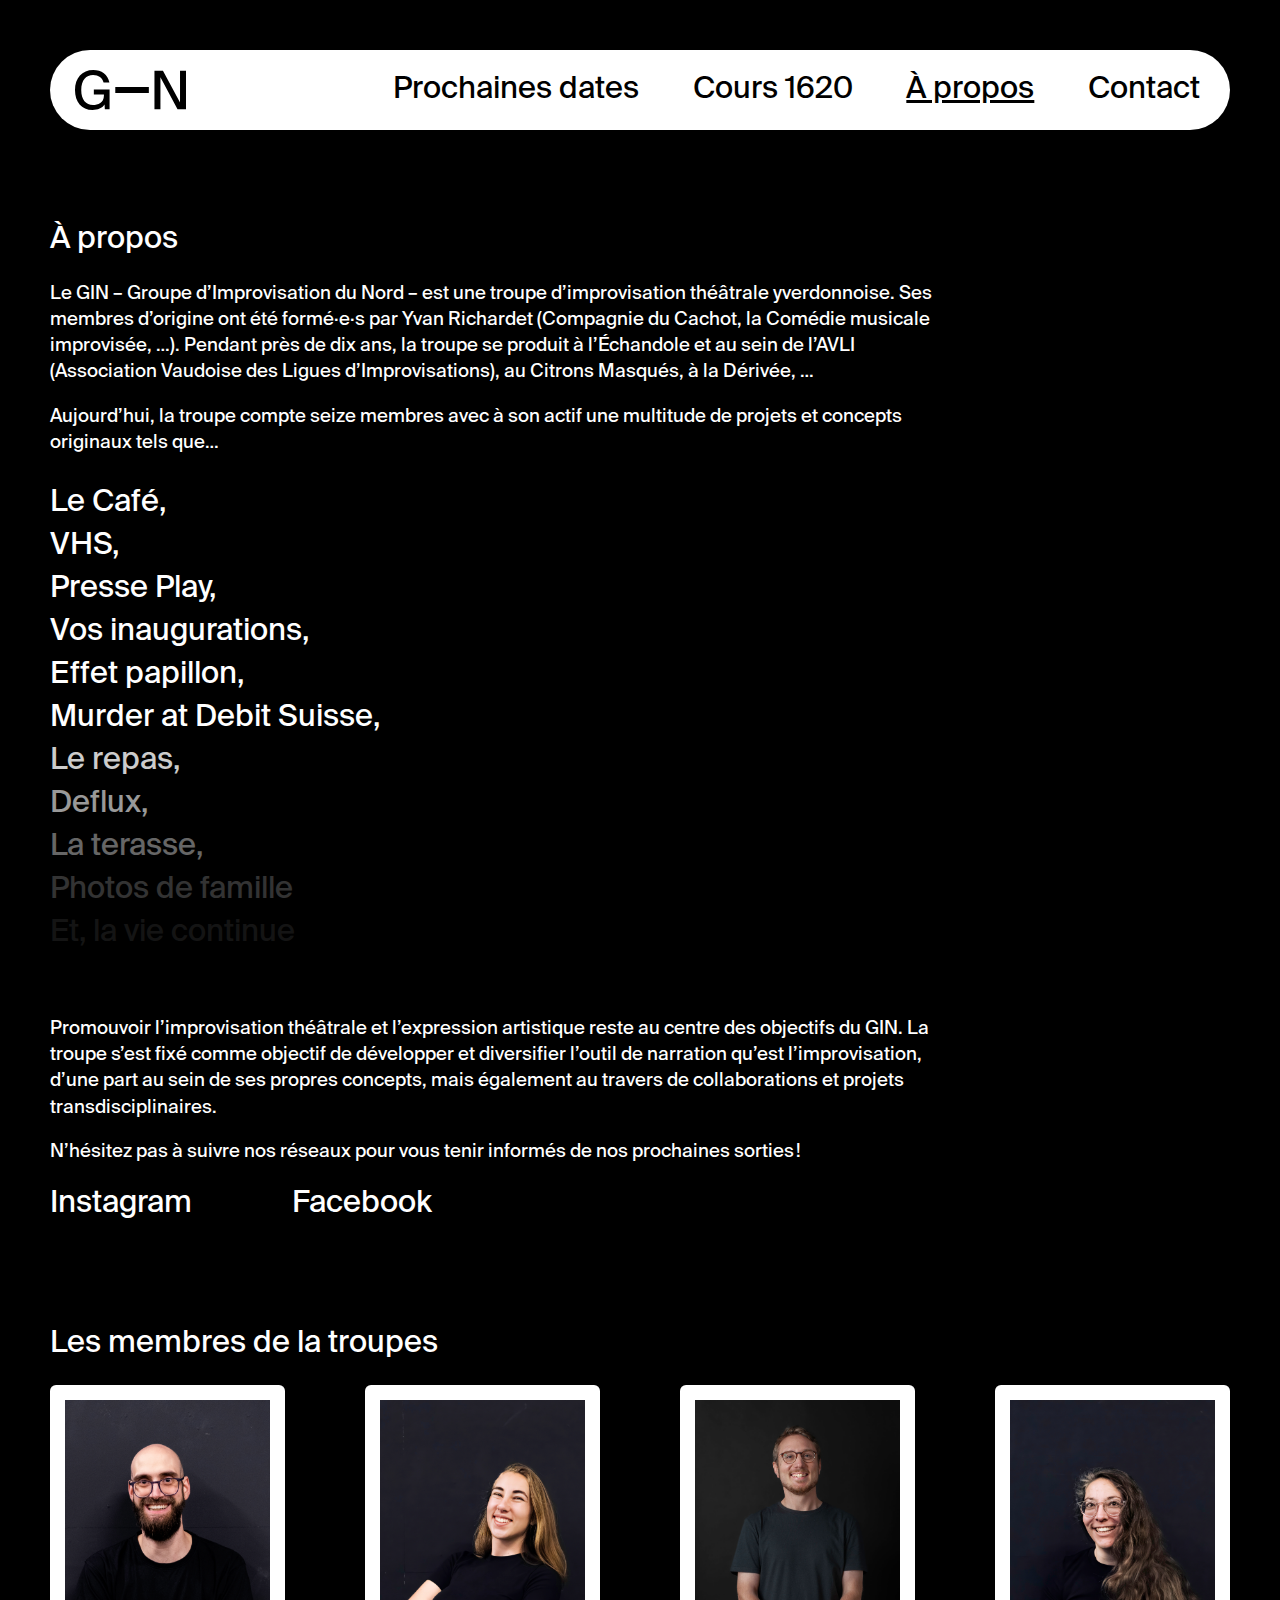
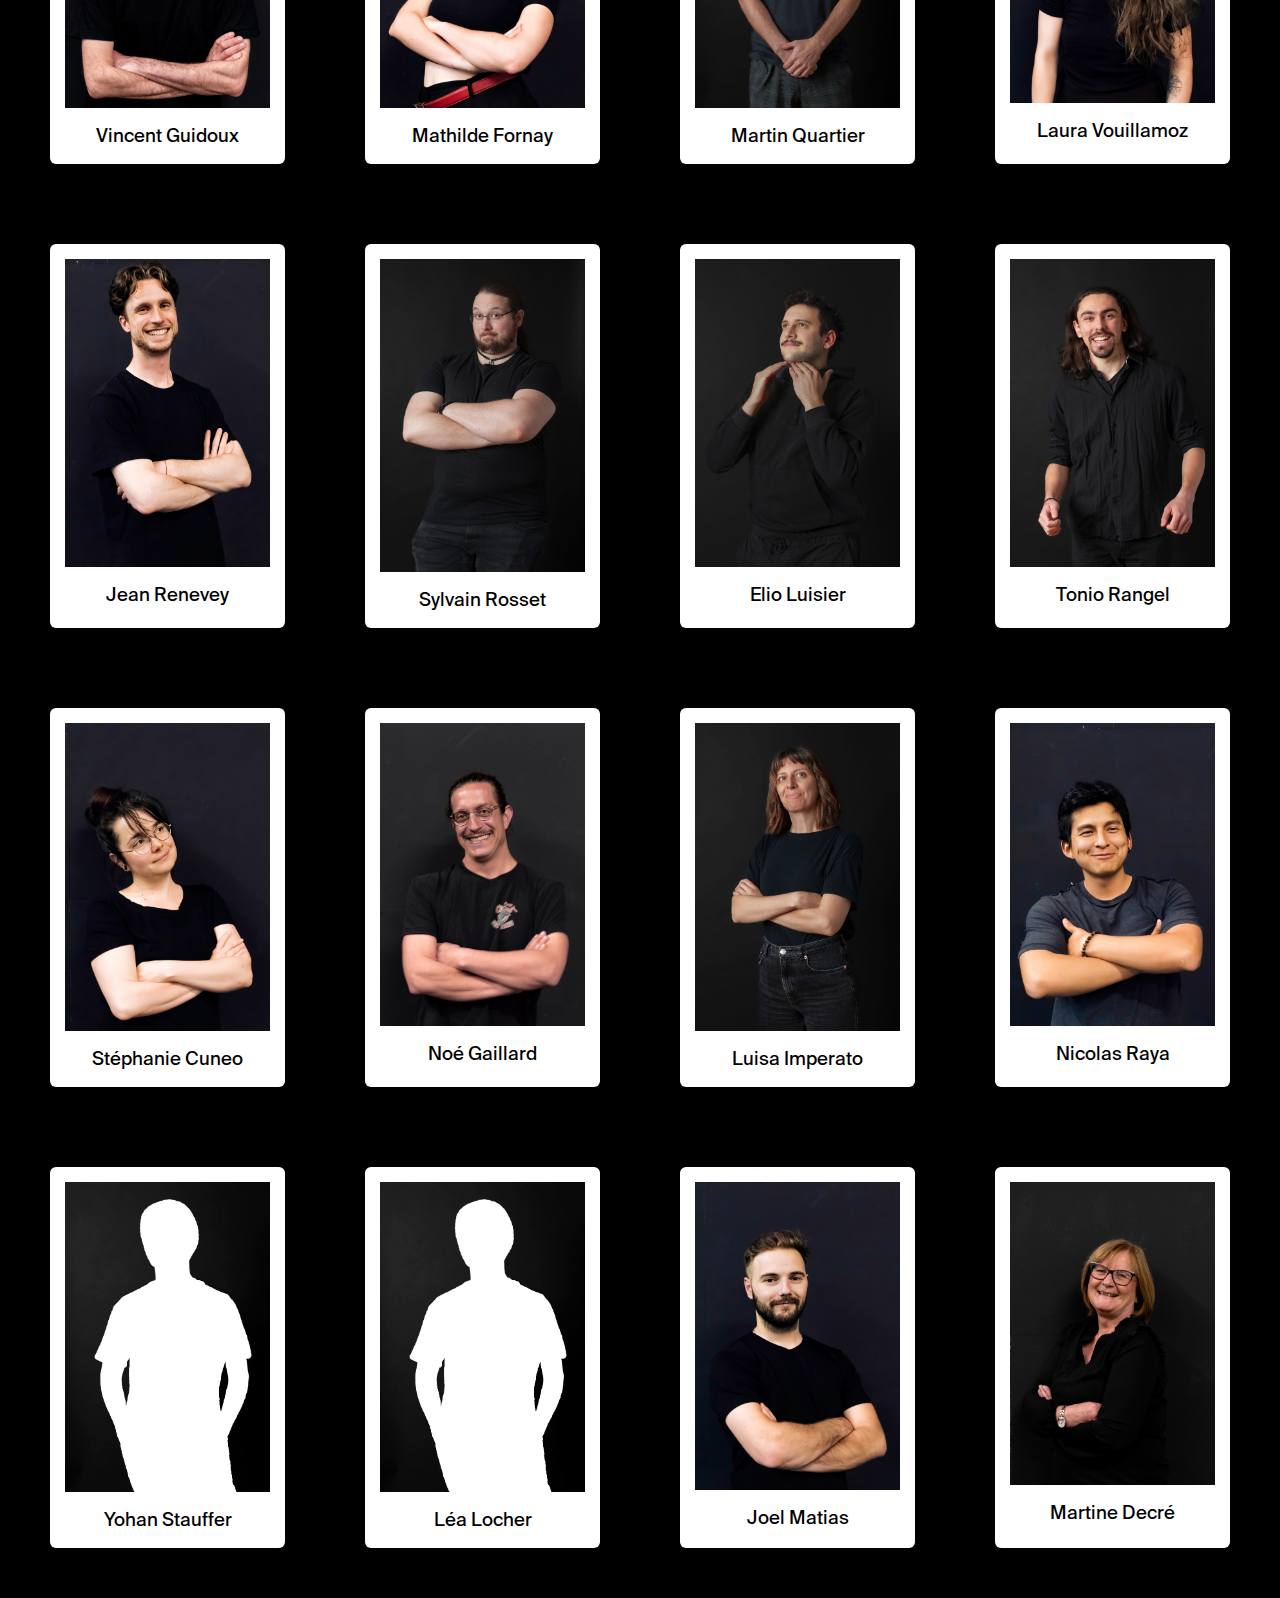
<file: about.html>
<!doctype html>
<html lang="fr">
	<head>
		<meta
			name="viewport"
			content="width=device-width, initial-scale=1.0"
			charset="UTF-8"
		/>

		<link rel="stylesheet" type="text/css" href="style.css" />

		<script src="lib/jquery.min.js"></script>
		<script src="lib/jquery-ui.min.js"></script>
		<script src="lib/jquery.ui.touch-punch.min.js"></script>

		<title>À propos</title>
		<meta
			name="description"
			content="Le GIN est une troupe d’improvisation
				théâtrale yverdonnoise. Ses membres d’origine ont été formé·e·s par Yvan
				Richardet (Compagnie du Cachot, la Comédie musicale improvisée, …).
				Pendant près de dix ans, la troupe se produit à l’Échandole et au sein
				de l’AVLI (Association Vaudoise des Ligues d’Improvisations), au Citrons
				Masqués, à la Dérivée, …"
		/>
		<meta
			name="keywords"
			content="impro, improvisation, théâtre, yverdon, avli, echandole, dérivée, cours, spectacles, dates, contact, à propos"
		/>
	</head>

	<body>
		<nav>
			<a href="index.html"
				><img id="logo" src="images/logoBlack.svg" alt="logo du GIN"
			/></a>
			<div class="mobile" id="menuButton">☰</div>
			<a href="spectacles.html">Prochaines dates</a>
			<a href="cours.html">Cours 1620</a>
			<a class="selected" href="about.html">À propos</a>
			<a href="contact.html">Contact</a>
		</nav>

		<main>
			<h1>À propos</h1>

			<p>
				Le GIN – Groupe d’Improvisation du Nord – est une troupe d’improvisation
				théâtrale yverdonnoise. Ses membres d’origine ont été formé·e·s par Yvan
				Richardet (Compagnie du Cachot, la Comédie musicale improvisée, …).
				Pendant près de dix ans, la troupe se produit à l’Échandole et au sein
				de l’AVLI (Association Vaudoise des Ligues d’Improvisations), au Citrons
				Masqués, à la Dérivée, …
			</p>
			<p>
				Aujourd’hui, la troupe compte seize membres avec à son actif une
				multitude de projets et concepts originaux tels que… <br /><br />
				<span style="font-size: var(--t1)">Le Café, </span><br />
				<span style="font-size: var(--t1)">VHS, </span><br />
				<span style="font-size: var(--t1)">Presse Play, </span><br />
				<span style="font-size: var(--t1)">Vos inaugurations, </span><br />
				<span style="font-size: var(--t1)">Effet papillon, </span><br />
				<span style="font-size: var(--t1)">Murder at Debit Suisse, </span><br />
				<span style="font-size: var(--t1); opacity: 0.8">Le repas, </span><br />
				<span style="font-size: var(--t1); opacity: 0.6">Deflux, </span><br />
				<span style="font-size: var(--t1); opacity: 0.4">La terasse, </span
				><br />
				<span style="font-size: var(--t1); opacity: 0.2">Photos de famille</span
				><br />
				<span style="font-size: var(--t1); opacity: 0.08"
					>Et, la vie continue</span
				><br />
				<span style="font-size: var(--t1); opacity: 0"
					>on a fait d'autres trucs, demandez :)</span
				><br />
				<!-- <a style="animation: none;" href="spectacles.html">→ Nos prochaines et anciennes dates ←</a> -->
			</p>
			<p>
				Promouvoir l’improvisation théâtrale et l’expression artistique reste au
				centre des objectifs du GIN. La troupe s’est fixé comme objectif de
				développer et diversifier l’outil de narration qu’est l’improvisation,
				d’une part au sein de ses propres concepts, mais également au travers de
				collaborations et projets transdisciplinaires.
			</p>
			<p>
				N’hésitez pas à suivre nos réseaux pour vous tenir informés de nos
				prochaines sorties&#8239;!<br />
			</p>
			<div id="reseauxGallery">
				<a target="”_blank”" href="https://www.instagram.com/gin_impro/"
					>Instagram</a
				>
				<a target="”_blank”" href="https://www.facebook.com/GINimpro"
					>Facebook</a
				>
			</div>

			<h1>Les membres de la troupes</h1>

			<div id="membresGallery">
				<div class="vignette membre">
					<img src="images/membres/joel.jpg" />
					<div class="nom vignette">Joel Matias</div>
				</div>

				<div class="vignette membre">
					<img src="images/membres/elio.jpg" />
					<div class="nom vignette">Elio Luisier</div>
				</div>

				<div class="vignette membre">
					<img src="images/membres/luisa.jpg" />
					<div class="nom vignette">Luisa Imperato</div>
				</div>

				<div class="vignette membre">
					<img src="images/membres/martin.jpg" />
					<div class="nom vignette">Martin Quartier</div>
				</div>

				<div class="vignette membre">
					<img src="images/membres/mathilde.jpg" />
					<div class="nom vignette">Mathilde Fornay</div>
				</div>

				<div class="vignette membre">
					<img src="images/membres/sylvain.jpg" />
					<div class="nom vignette">Sylvain Rosset</div>
				</div>

				<div class="vignette membre">
					<img src="images/membres/tonio.jpg" />
					<div class="nom vignette">Tonio Rangel</div>
				</div>

				<div class="vignette membre">
					<img src="images/membres/TBD.png" />
					<div class="nom vignette">Yohan Stauffer</div>
				</div>

				<div class="vignette membre">
					<img src="images/membres/nicolas.jpg" />
					<div class="nom vignette">Nicolas Raya</div>
				</div>

				<div class="vignette membre">
					<img src="images/membres/stephanie.jpg" />
					<div class="nom vignette">Stéphanie Cuneo</div>
				</div>

				<div class="vignette membre">
					<img src="images/membres/vincent.jpg" />
					<div class="nom vignette">Vincent Guidoux</div>
				</div>

				<div class="vignette membre">
					<img src="images/membres/jean.jpg" />
					<div class="nom vignette">Jean Renevey</div>
				</div>

				<div class="vignette membre">
					<img src="images/membres/TBD.png" />
					<div class="nom vignette">Léa Locher</div>
				</div>

				<div class="vignette membre">
					<img src="images/membres/noe.jpg" />
					<div class="nom vignette">Noé Gaillard</div>
				</div>

				<div class="vignette membre">
					<img src="images/membres/laura.jpg" />
					<div class="nom vignette">Laura Vouillamoz</div>
				</div>

				<div class="vignette membre">
					<img src="images/membres/martine.jpg" />
					<div class="nom vignette">Martine Decré</div>
				</div>
			</div>
		</main>

		<script src="js/main.js"></script>
		<script type="text/javascript">
			// Shuffle the member vignettes on each page load
			$(document).ready(function () {
				var $gallery = $("#membresGallery");
				var $membres = $gallery.children(".vignette.membre");
				var membresArr = $membres.toArray();
				// Fisher-Yates shuffle
				for (let i = membresArr.length - 1; i > 0; i--) {
					const j = Math.floor(Math.random() * (i + 1));
					[membresArr[i], membresArr[j]] = [membresArr[j], membresArr[i]];
				}
				$gallery.empty();
				$(membresArr).each(function () {
					$gallery.append(this);
				});
			});

			$("main").on("mousemove", function (e) {
				$(".vignette").each(function (el) {
					var randomAngle = Math.random() * 360;
					var angle = Math.atan2(
						e.pageY - $(this).position().top,
						e.pageX - $(this).position().left,
					);
					angle = angle * (180 / Math.PI);

					angle -= 76;

					if ($(this).hasClass("membre"))
						$(this).css("transform", "rotate(" + angle + "deg)");
				});
			});
		</script>
	</body>
</html>
</file>
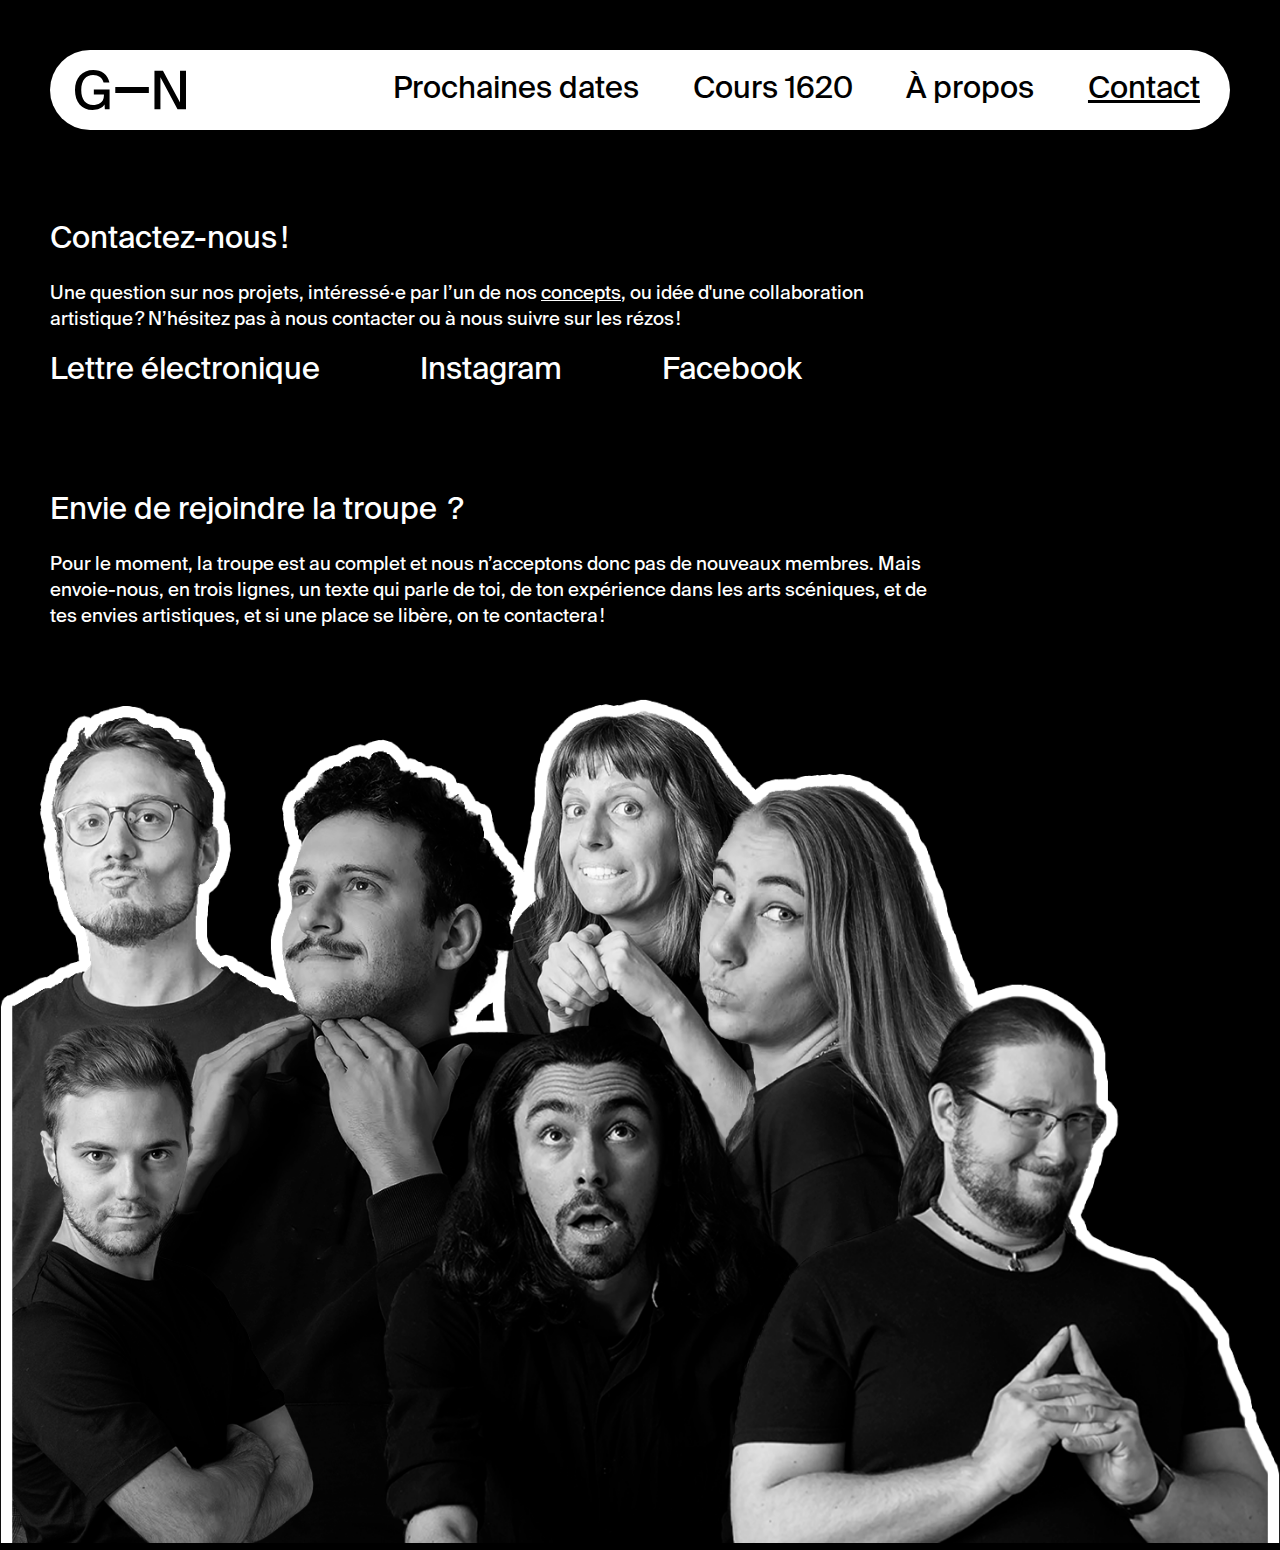
<file: contact.html>
<!doctype html>
<html lang="fr">
	<head>
		<meta
			name="viewport"
			content="width=device-width, initial-scale=1.0"
			charset="UTF-8"
		/>

		<link rel="stylesheet" type="text/css" href="style.css" />

		<script src="lib/jquery.min.js"></script>
		<script src="lib/jquery-ui.min.js"></script>
		<script src="lib/jquery.ui.touch-punch.min.js"></script>

		<title>Contact</title>
		<meta
			name="description"
			content="Le GIN est une troupe d’improvisation
				théâtrale yverdonnoise. Ses membres d’origine ont été formé·e·s par Yvan
				Richardet (Compagnie du Cachot, la Comédie musicale improvisée, …).
				Pendant près de dix ans, la troupe se produit à l’Échandole et au sein
				de l’AVLI (Association Vaudoise des Ligues d’Improvisations), au Citrons
				Masqués, à la Dérivée, …"
		/>
		<meta
			name="keywords"
			content="impro, improvisation, théâtre, yverdon, avli, echandole, dérivée, cours, spectacles, dates, contact, à propos"
		/>
	</head>

	<body>
		<nav>
			<a href="index.html"
				><img id="logo" src="images/logoBlack.svg" alt="logo du GIN"
			/></a>
			<div class="mobile" id="menuButton">☰</div>
			<a href="spectacles.html">Prochaines dates</a>
			<a href="cours.html">Cours 1620</a>
			<a href="about.html">À propos</a>
			<a class="selected" href="contact.html">Contact</a>
		</nav>

		<main>
			<h1>Contactez-nous&#8239;!</h1>
			<p>
				Une question sur nos projets, intéressé·e par l’un de nos
				<a
					style="
						animation: none;
						font-size: var(--t2);
						text-decoration: underline;
					"
					href="about.html"
					>concepts</a
				>, ou idée d'une collaboration artistique&#8239;? N’hésitez pas à nous
				contacter ou à nous suivre sur les rézos&#8239;!
			</p>
			<div id="reseauxGallery">
				<a target="”_blank”" href="mailto:contact@gin-impro.ch"
					>Lettre électronique</a
				>
				<a target="”_blank”" href="https://www.instagram.com/gin_impro/"
					>Instagram</a
				>
				<a target="”_blank”" href="https://www.facebook.com/GINimpro"
					>Facebook</a
				>
			</div>

			<h1>Envie de rejoindre la troupe &#8239;?</h1>
			<p>
				Pour le moment, la troupe est au complet et nous n’acceptons donc pas de
				nouveaux membres. Mais envoie-nous, en trois lignes, un texte qui parle
				de toi, de ton expérience dans les arts scéniques, et de tes envies
				artistiques, et si une place se libère, on te contactera&#8239;!
			</p>
		</main>
		<img id="footer" src="images/groupe.png" alt="photos of people" />

		<script src="js/main.js"></script>
	</body>
</html>
</file>
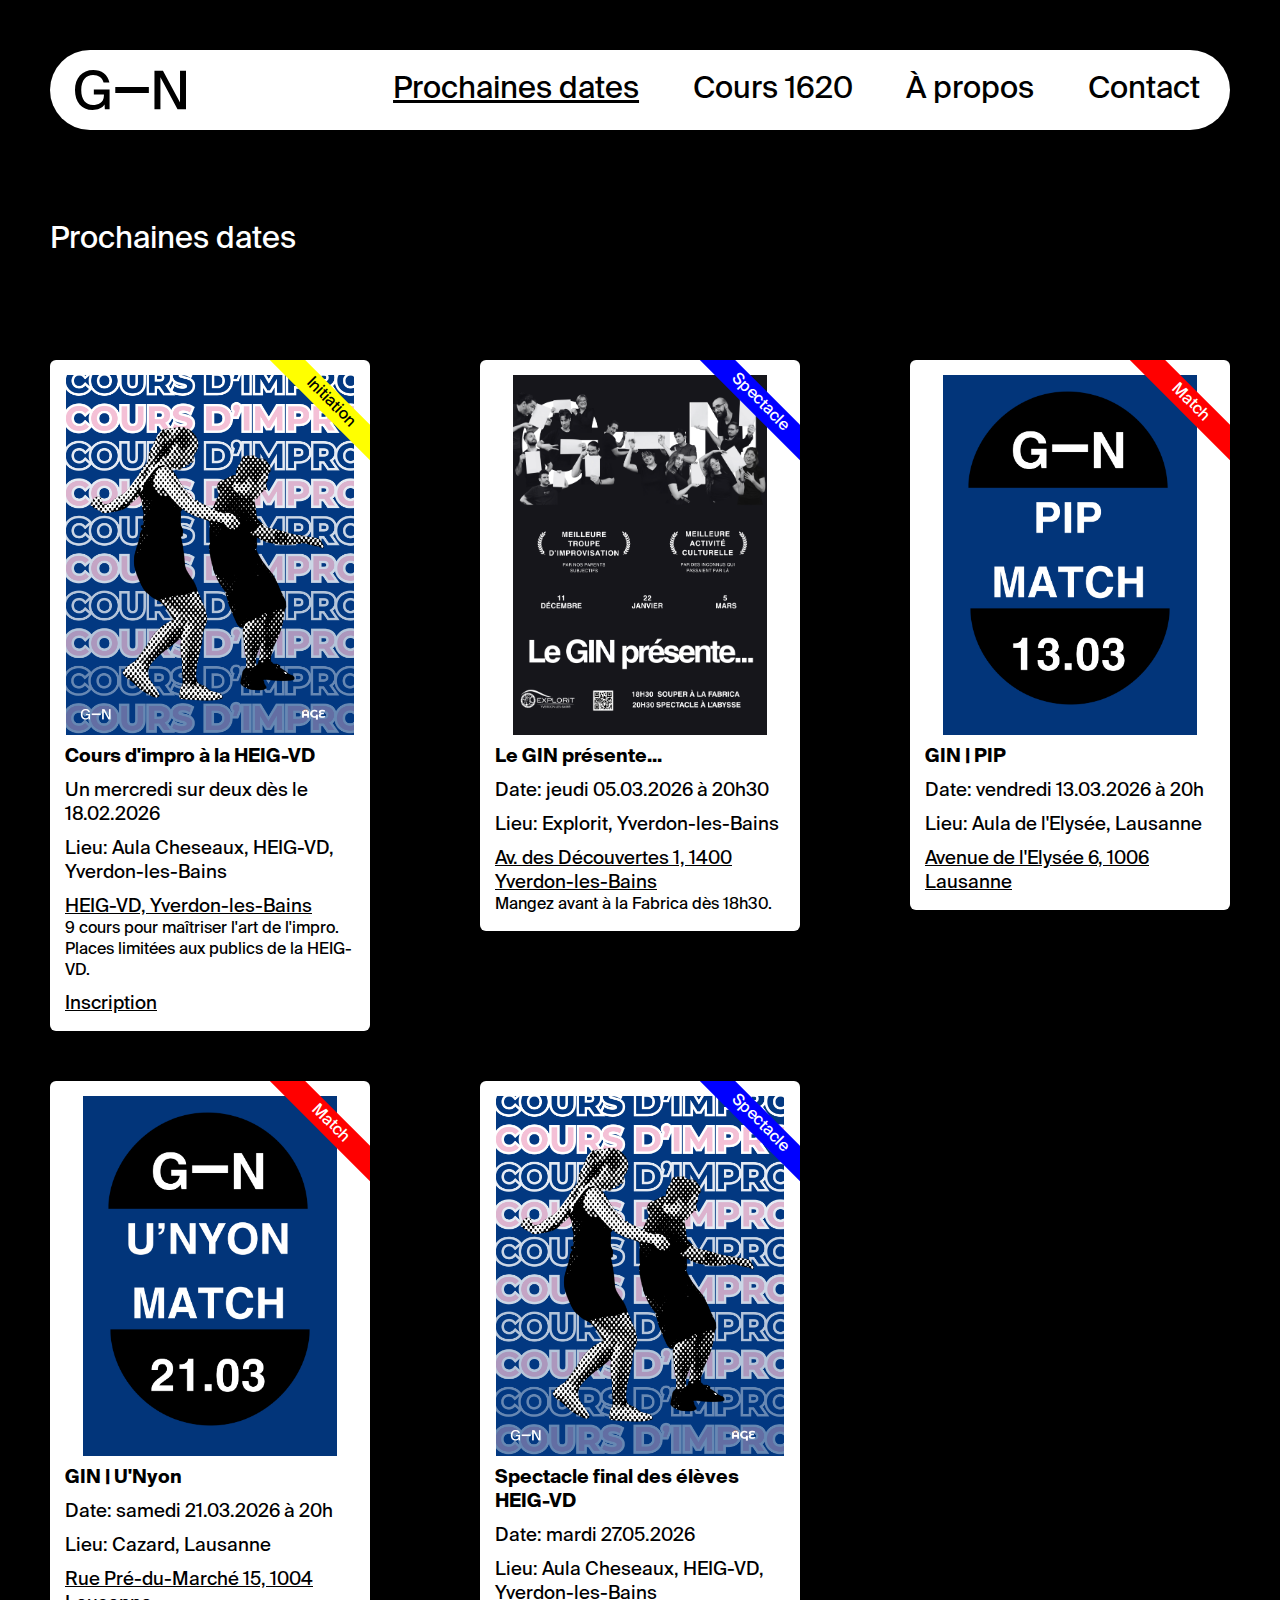
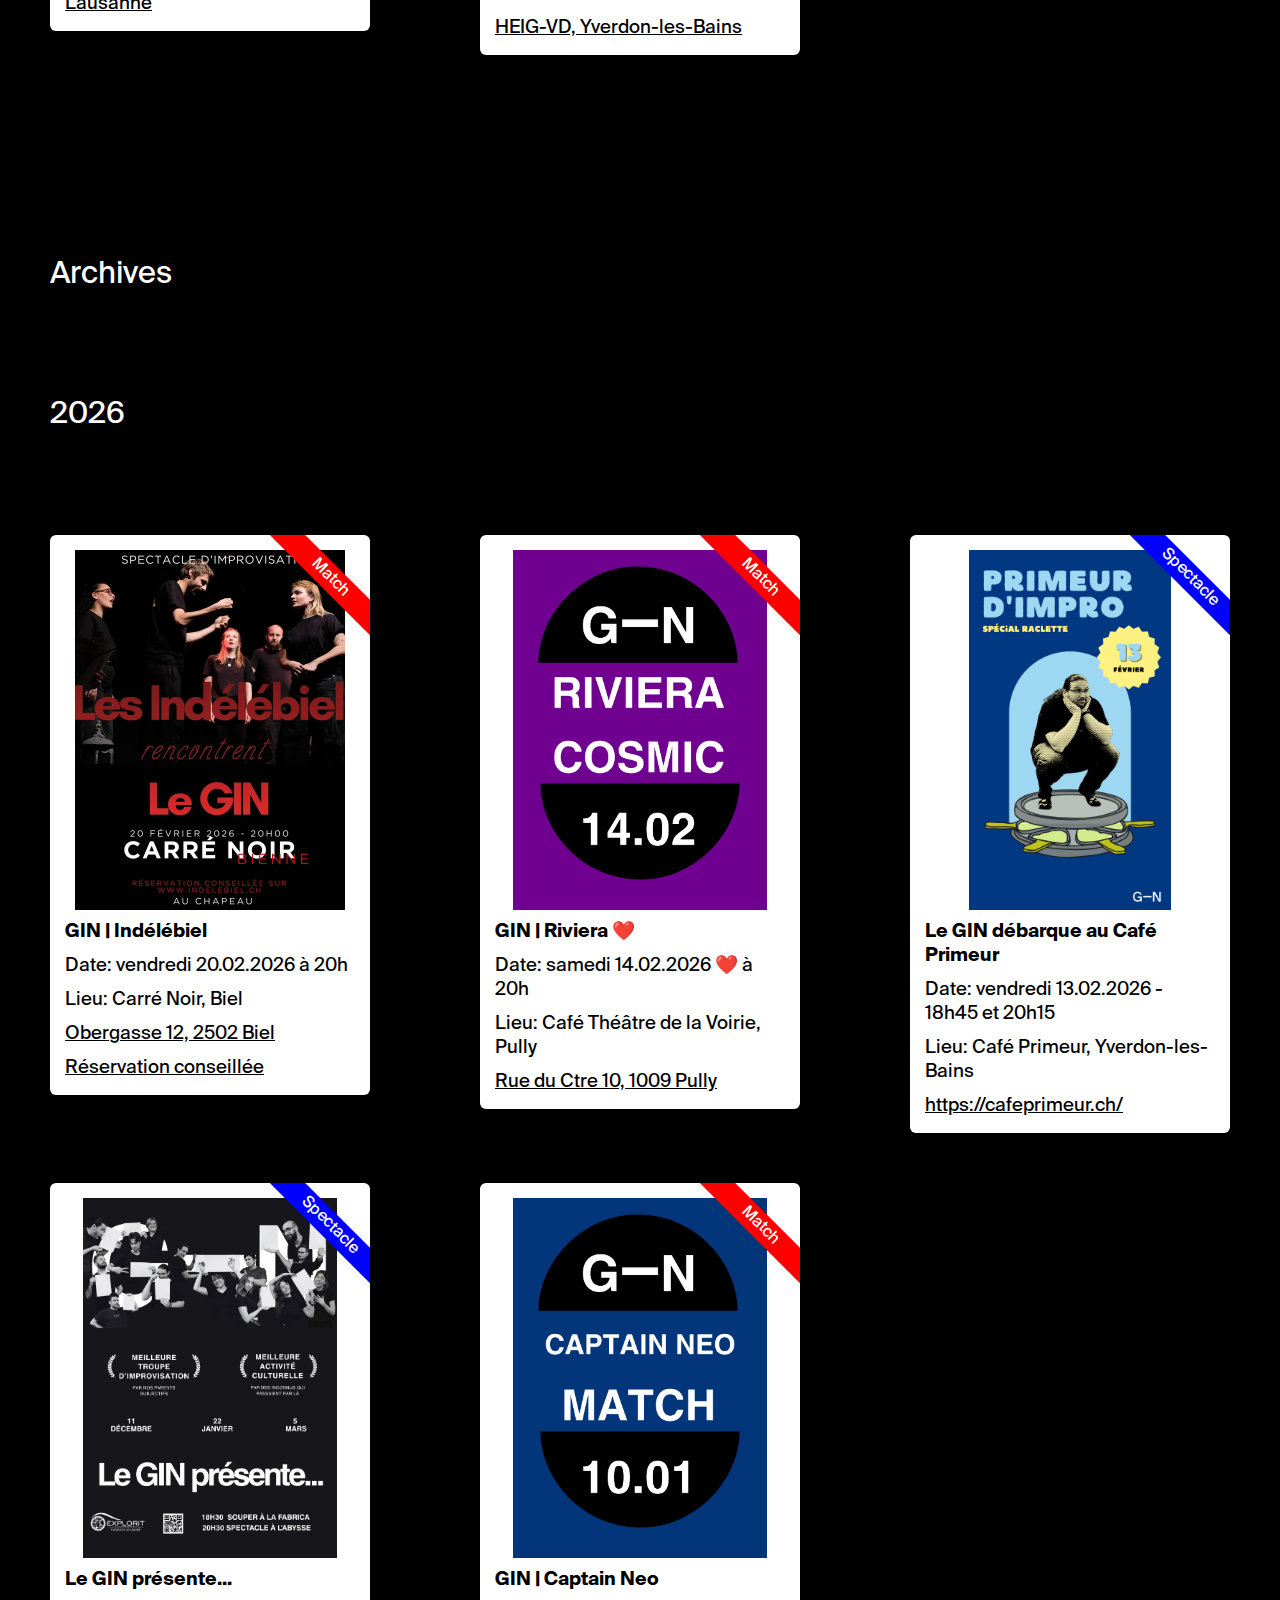
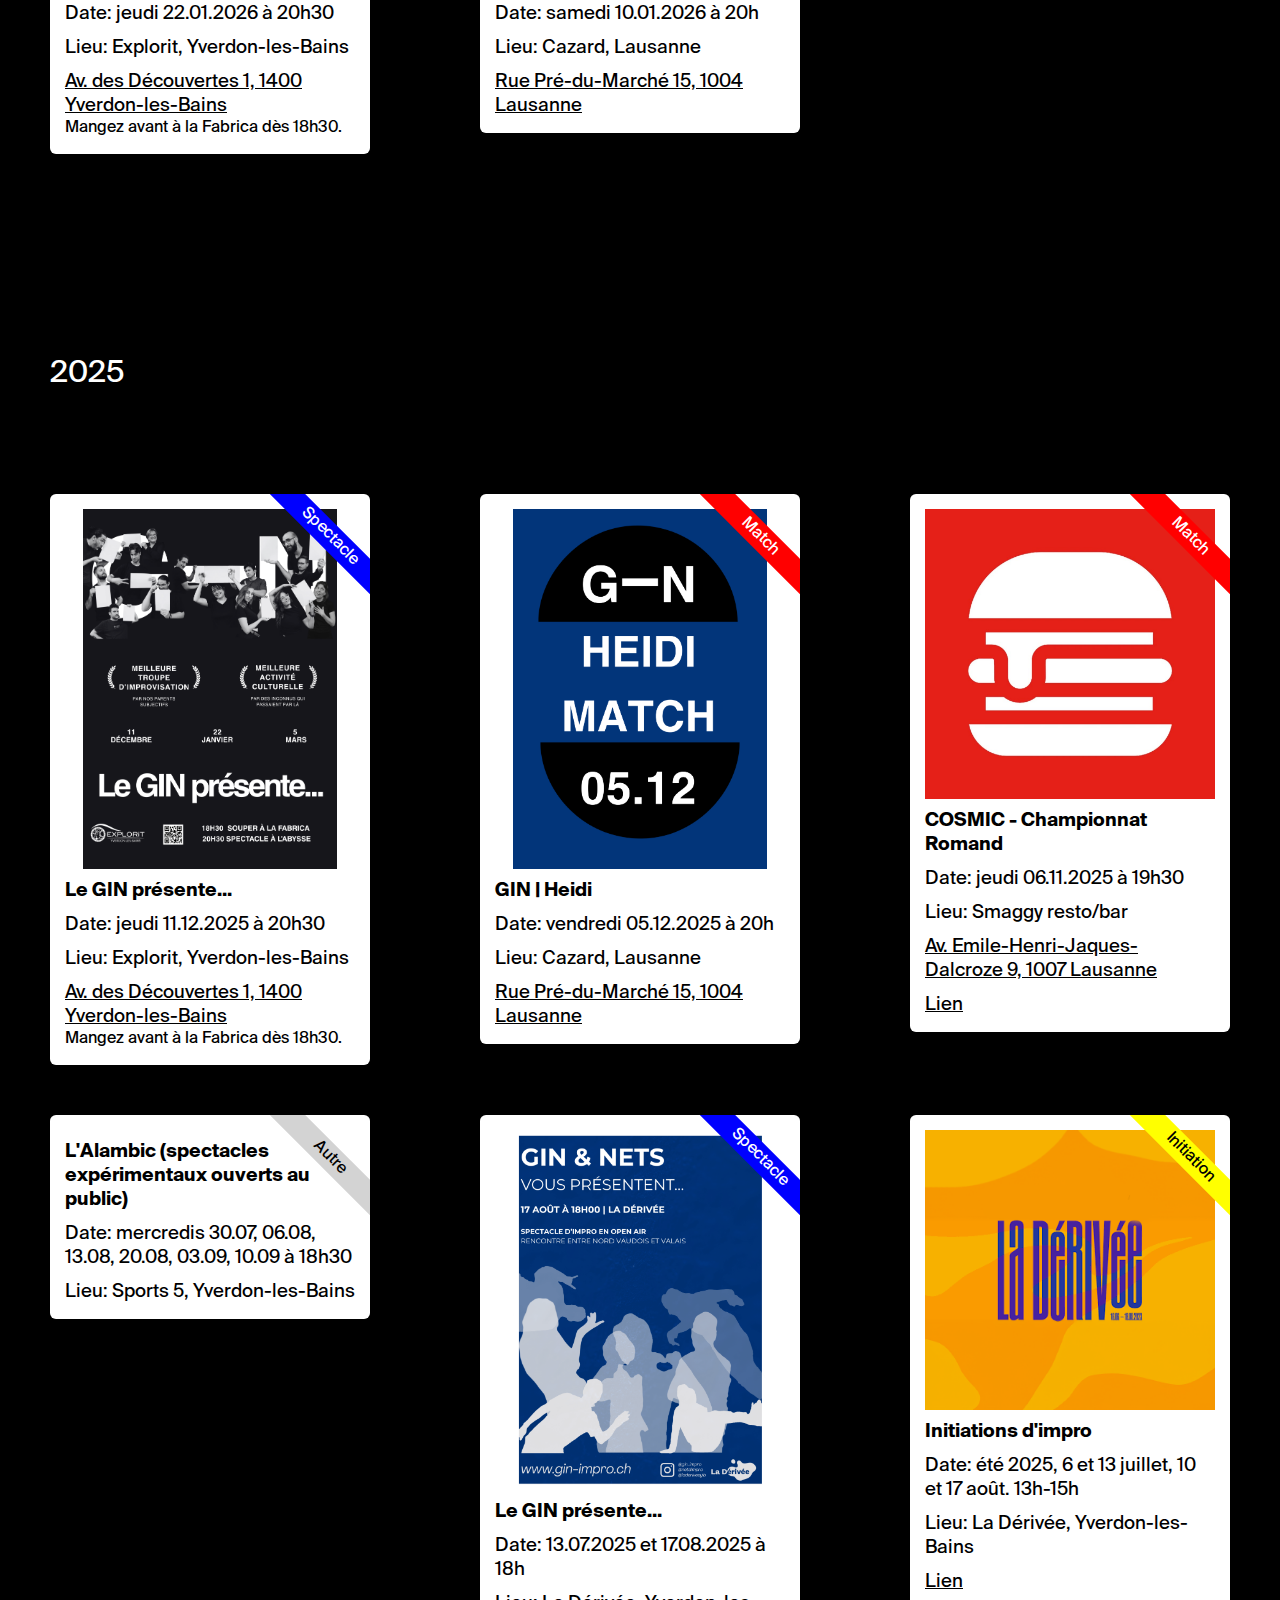
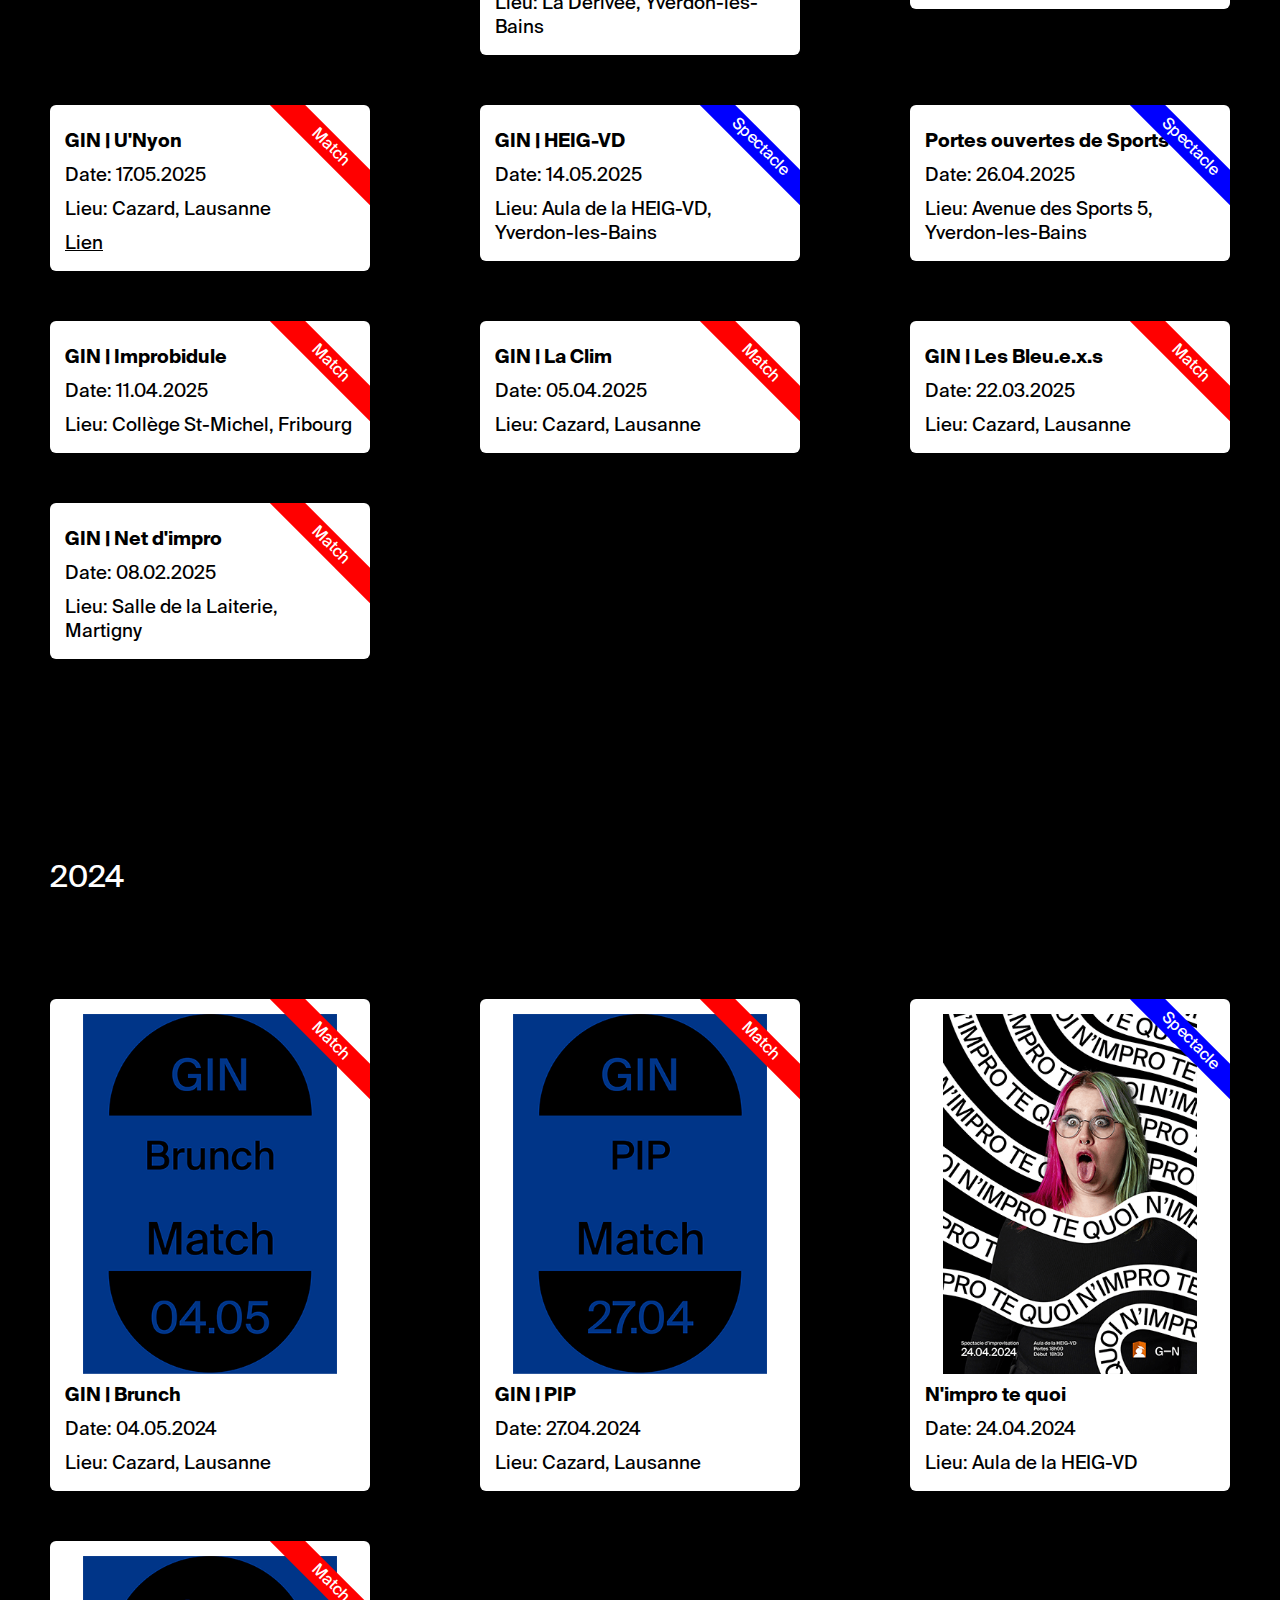
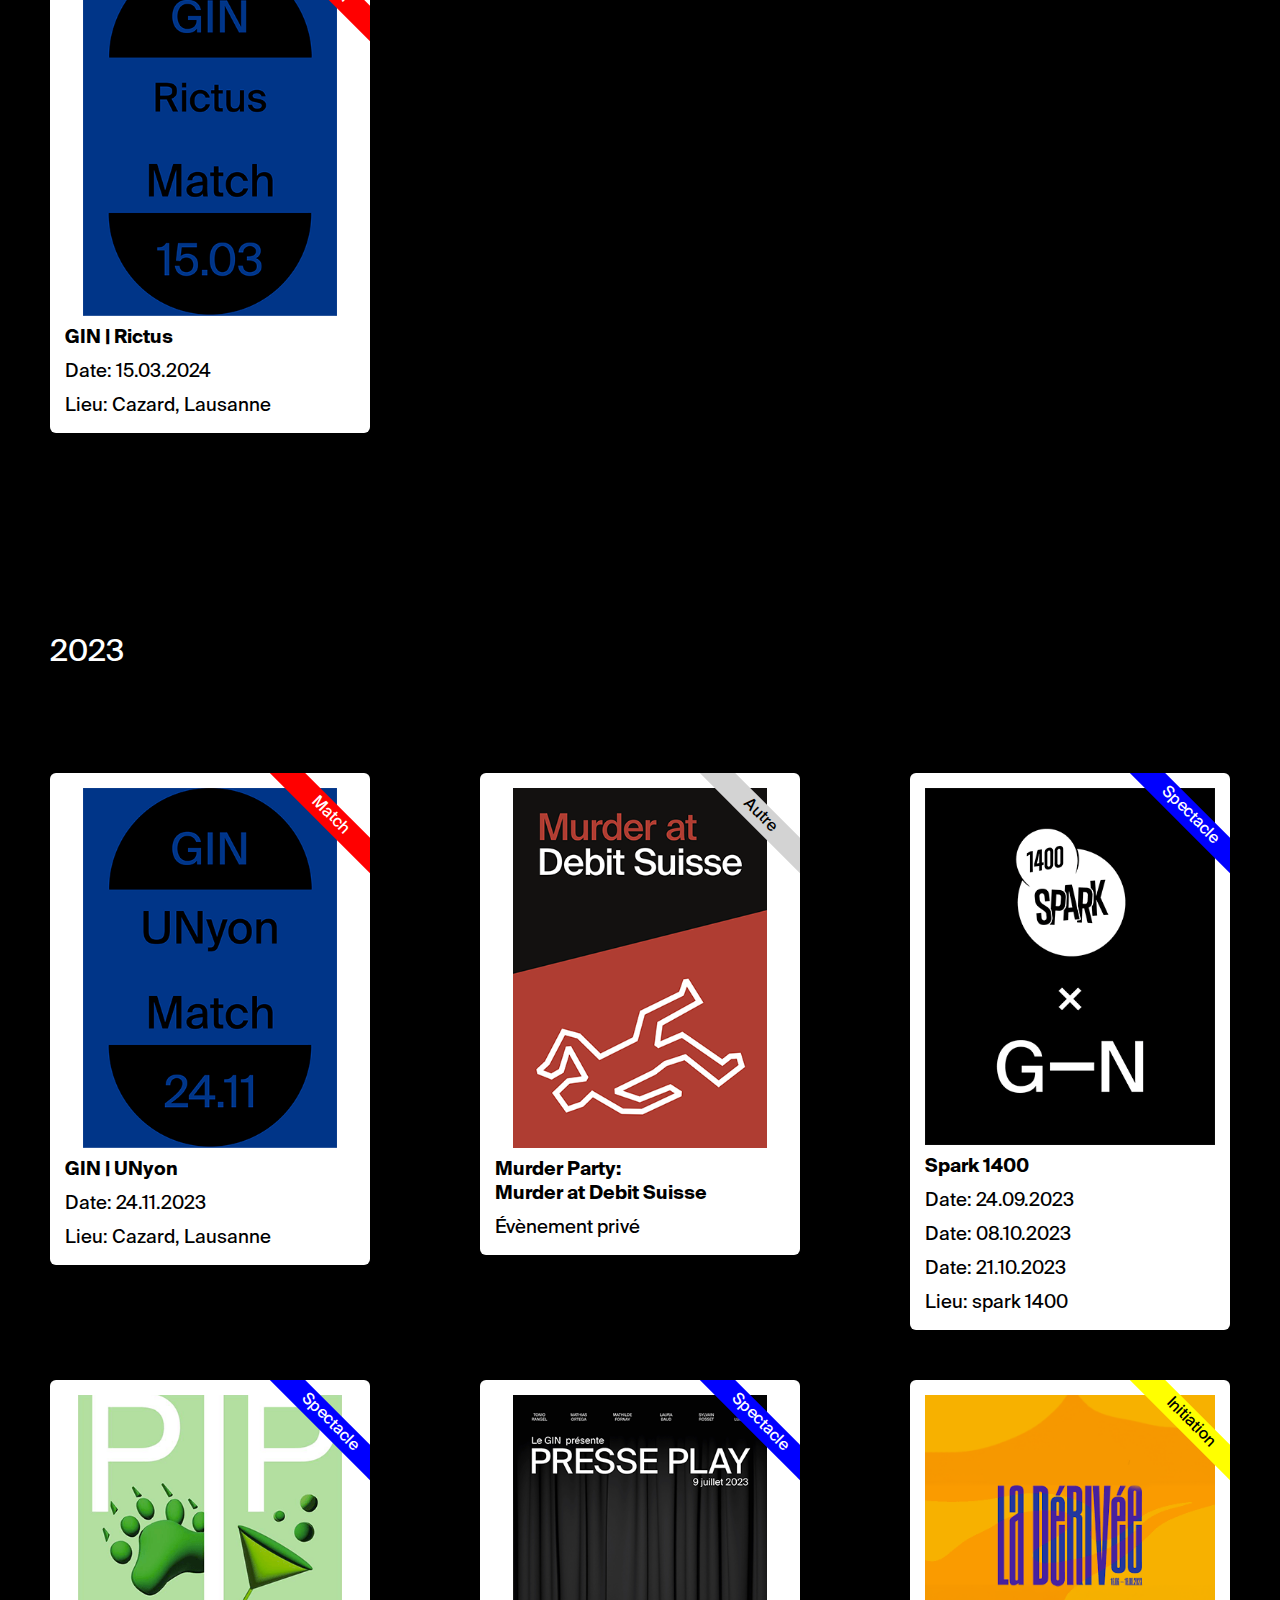
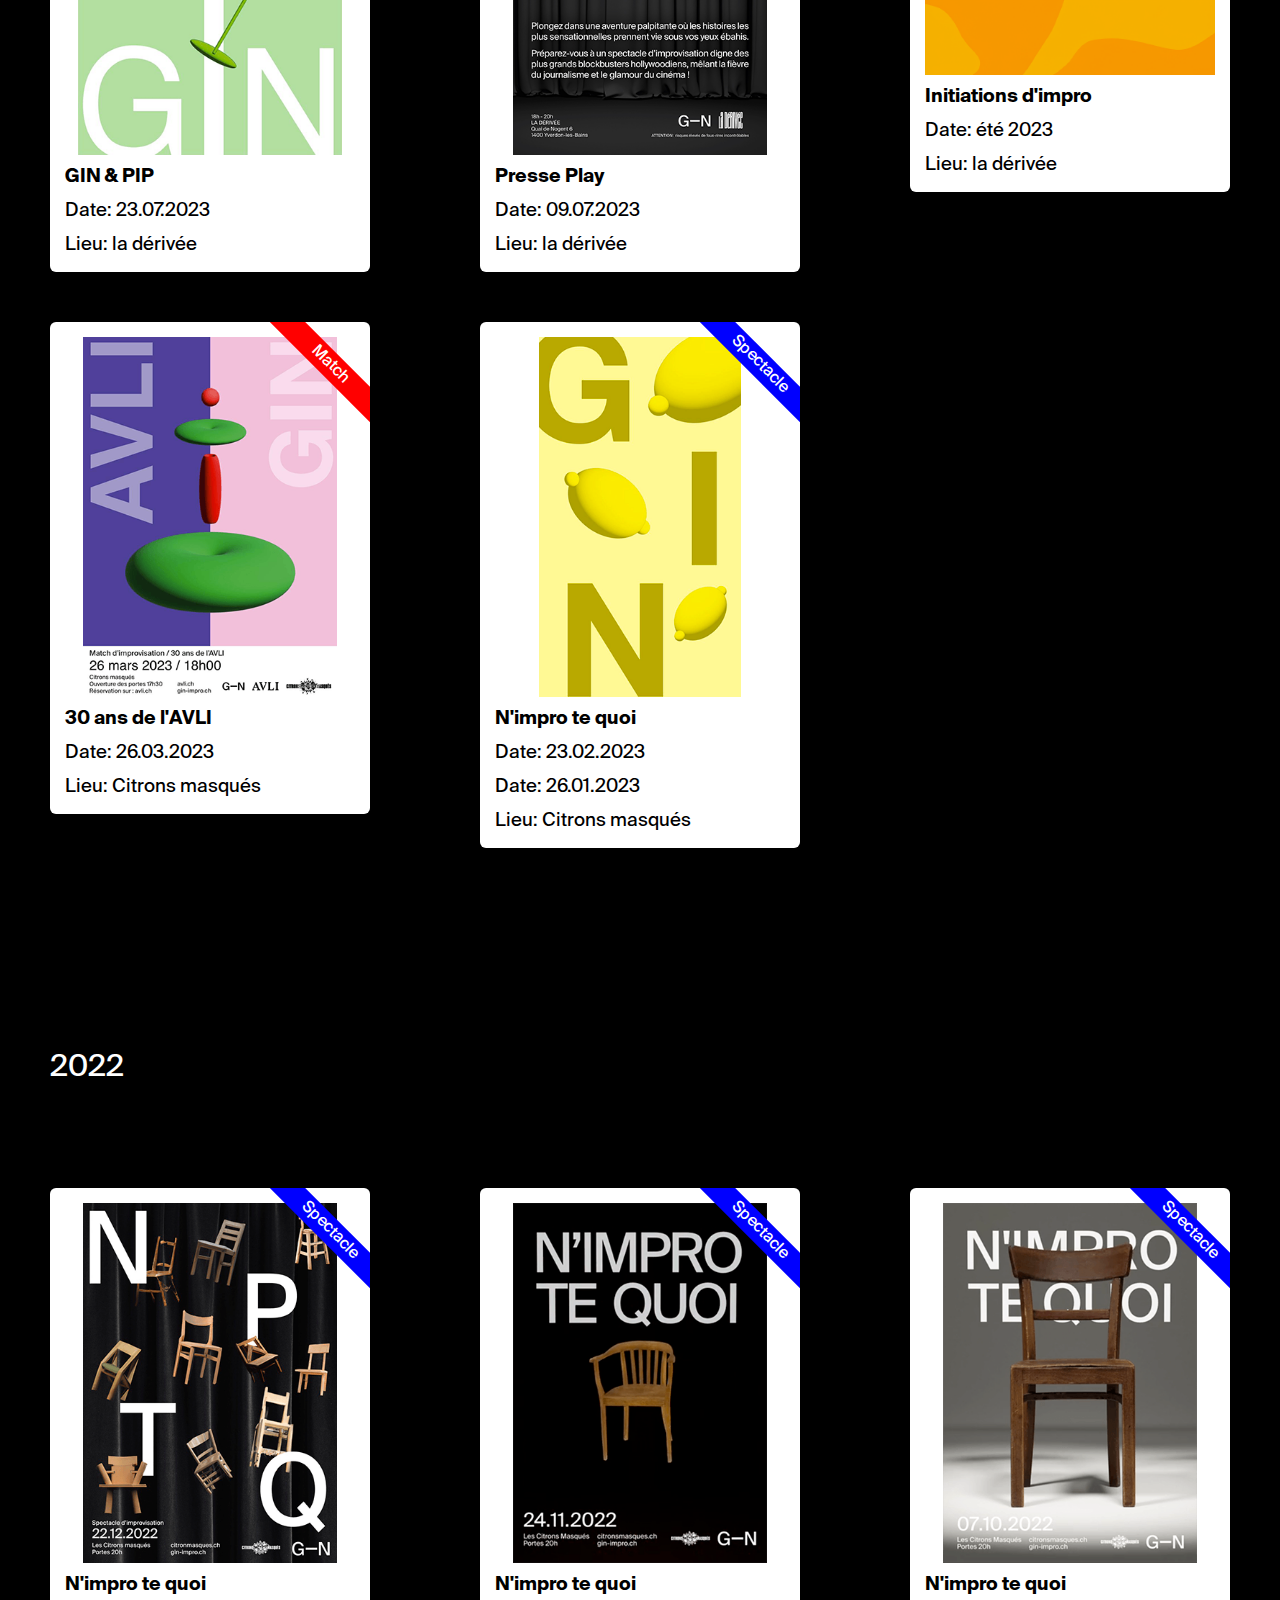
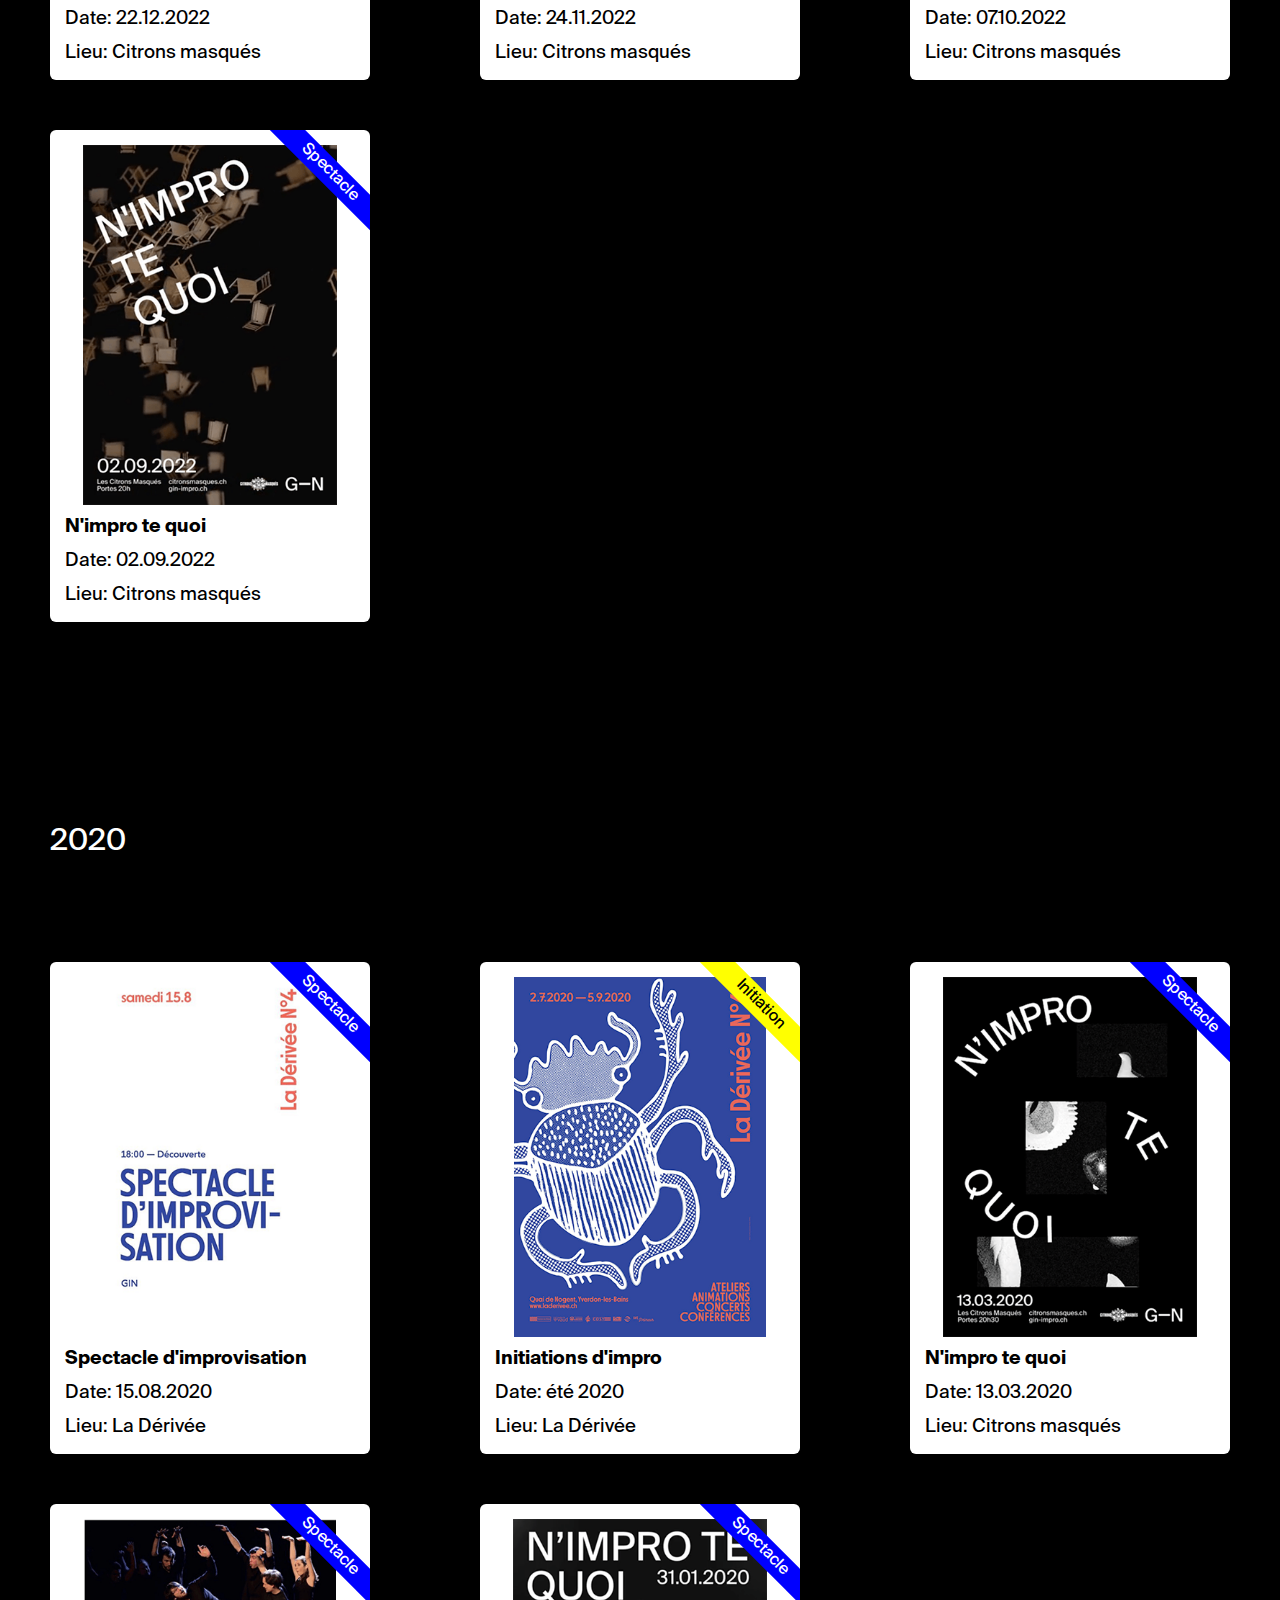
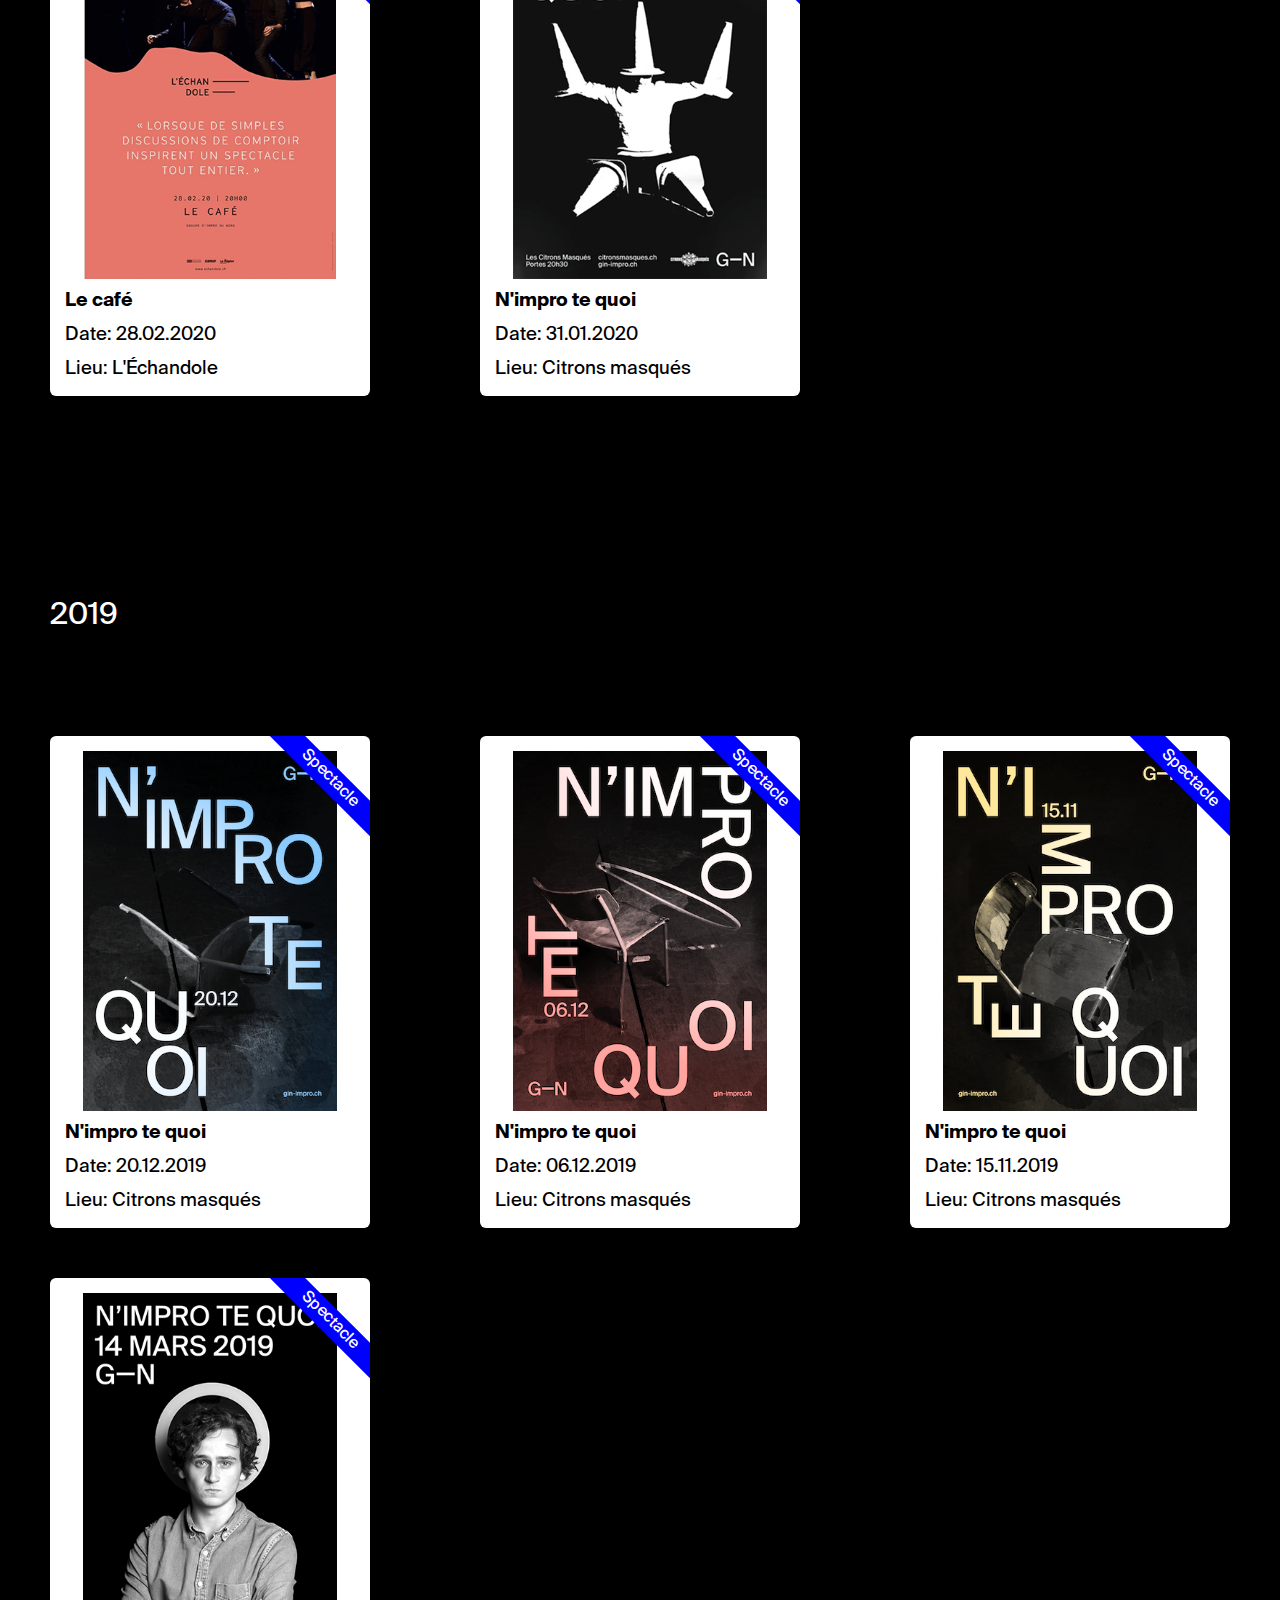
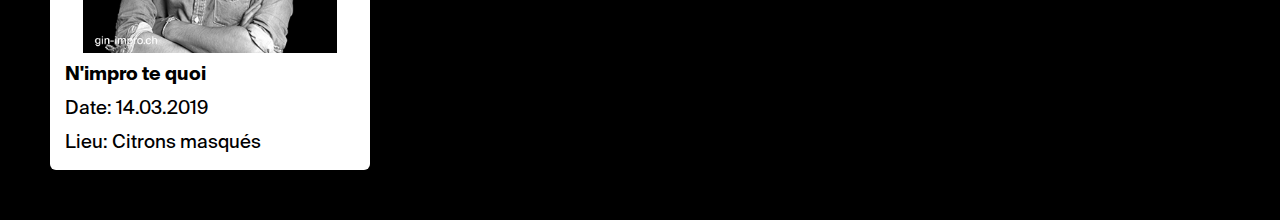
<file: spectacles.html>
<!doctype html>
<html lang="fr">
	<head>
		<meta
			name="viewport"
			content="width=device-width, initial-scale=1.0"
			charset="UTF-8"
		/>

		<link rel="stylesheet" type="text/css" href="style.css" />

		<script src="lib/jquery.min.js"></script>
		<script src="lib/jquery-ui.min.js"></script>
		<script src="lib/jquery.ui.touch-punch.min.js"></script>

		<title>Spectacles</title>
	</head>

	<body>
		<nav>
			<a href="index.html"
				><img id="logo" src="images/logoBlack.svg" alt="logo du GIN"
			/></a>
			<div class="mobile" id="menuButton">☰</div>
			<a class="selected" href="spectacles.html">Prochaines dates</a>
			<a href="cours.html">Cours 1620</a>
			<a href="about.html">À propos</a>
			<a href="contact.html">Contact</a>
		</nav>

		<main id="spectacles">
			<h1>Prochaines dates</h1>
			<div class="eventsGallery">
				<div class="event initiation">
					<img src="images/spectacles/2026/2026-02-18-cours.png" />
					<div class="titre">Cours d'impro à la HEIG-VD</div>
					<div class="date">Un mercredi sur deux dès le 18.02.2026</div>
					<div class="lieu">
						Lieu: Aula Cheseaux, HEIG-VD, Yverdon-les-Bains
						<a
							href="https://maps.app.goo.gl/k668wke6xBHP941m9"
							target="_blank"
							class="lien"
							>HEIG-VD, Yverdon-les-Bains</a
						>
					</div>
					<div class="info">
						9 cours pour maîtriser l'art de l'impro. Places limitées aux publics
						de la HEIG-VD.
					</div>
					<a
						href="https://docs.google.com/forms/d/e/1FAIpQLSeJVCR0S2UV4WUN83gCf0r4HDWTDtvjf5EdGK6QTeIt5EYpMw/viewform"
						target="_blank"
						class="lien"
						>Inscription</a
					>
				</div>

				<div class="event spectacle">
					<img src="images/spectacles/2025/GIN_EXPLORIT_BLACK.png" />
					<div class="titre">Le GIN présente...</div>
					<div class="date">Date: jeudi 05.03.2026 à 20h30</div>
					<div class="lieu">
						Lieu: Explorit, Yverdon-les-Bains
						<a
							href="https://maps.app.goo.gl/UQD9RZXjkGSY6Xgh9"
							target="_blank"
							class="lien"
							>Av. des Découvertes 1, 1400 Yverdon-les-Bains</a
						>
					</div>
					<div class="info">Mangez avant à la Fabrica dès 18h30.</div>
				</div>

				<div class="event match">
					<img src="images/spectacles/2026/2026-03-13-pip.png" />
					<div class="titre">GIN | PIP</div>
					<div class="date">Date: vendredi 13.03.2026 à 20h</div>
					<div class="lieu">
						Lieu: Aula de l'Elysée, Lausanne
						<a
							href="https://maps.app.goo.gl/EjzaPTsn4WzxUtZG7"
							target="_blank"
							class="lien"
							>Avenue de l'Elysée 6, 1006 Lausanne</a
						>
					</div>
				</div>

				<div class="event match">
					<img src="images/spectacles/2026/2026-03-21-unyon.png" />
					<div class="titre">GIN | U'Nyon</div>
					<div class="date">Date: samedi 21.03.2026 à 20h</div>
					<div class="lieu">
						Lieu: Cazard, Lausanne
						<a
							href="https://maps.app.goo.gl/25BZFrFi1d92AGYY6"
							target="_blank"
							class="lien"
							>Rue Pré-du-Marché 15, 1004 Lausanne</a
						>
					</div>
				</div>

				<div class="event spectacle">
					<img src="images/spectacles/2026/2026-02-18-cours.png" />
					<div class="titre">Spectacle final des élèves HEIG-VD</div>
					<div class="date">Date: mardi 27.05.2026</div>
					<div class="lieu">
						Lieu: Aula Cheseaux, HEIG-VD, Yverdon-les-Bains
						<a
							href="https://maps.app.goo.gl/k668wke6xBHP941m9"
							target="_blank"
							class="lien"
							>HEIG-VD, Yverdon-les-Bains</a
						>
					</div>
				</div>
			</div>

			<h1>Archives</h1>
			<h1>2026</h1>

			<div class="eventsGallery">
				<div class="event match">
					<img src="images/spectacles/2026/2026-02-20-indelebiel.jpg" />
					<div class="titre">GIN | Indélébiel</div>
					<div class="date">Date: vendredi 20.02.2026 à 20h</div>
					<div class="lieu">
						Lieu: Carré Noir, Biel
						<a
							href="https://maps.app.goo.gl/MK7gDxG9bs9Sko7K9"
							target="_blank"
							class="lien"
							>Obergasse 12, 2502 Biel</a
						>
					</div>
					<a href="https://www.indelebiel.ch" target="_blank" class="lien"
						>Réservation conseillée</a
					>
				</div>

				<div class="event match">
					<img src="images/spectacles/2026/2026-02-14-riviera.png" />
					<div class="titre">GIN | Riviera ❤️</div>
					<div class="date">Date: samedi 14.02.2026 ❤️ à 20h</div>
					<div class="lieu">
						Lieu: Café Théâtre de la Voirie, Pully
						<a
							href="https://maps.app.goo.gl/mFZXHAXmKKSeXMSdA"
							target="_blank"
							class="lien"
							>Rue du Ctre 10, 1009 Pully</a
						>
					</div>
				</div>

				<div class="event spectacle">
					<img src="images/spectacles/2026/2026-02-13-primeur.png" />
					<div class="titre">Le GIN débarque au Café Primeur</div>
					<div class="date">Date: vendredi 13.02.2026 - 18h45 et 20h15</div>
					<div class="lieu">
						Lieu: Café Primeur, Yverdon-les-Bains
						<a
							href="https://maps.app.goo.gl/E1n7UMfVT8nVD3Zt6"
							target="_blank"
							class="lien"
							>https://cafeprimeur.ch/</a
						>
					</div>
				</div>

				<div class="event spectacle">
					<img src="images/spectacles/2025/GIN_EXPLORIT_BLACK.png" />
					<div class="titre">Le GIN présente...</div>
					<div class="date">Date: jeudi 22.01.2026 à 20h30</div>
					<div class="lieu">
						Lieu: Explorit, Yverdon-les-Bains
						<a
							href="https://maps.app.goo.gl/UQD9RZXjkGSY6Xgh9"
							target="_blank"
							class="lien"
							>Av. des Découvertes 1, 1400 Yverdon-les-Bains</a
						>
					</div>
					<div class="info">Mangez avant à la Fabrica dès 18h30.</div>
				</div>
				<div class="event match">
					<img src="images/spectacles/2026/2026-01-10-captain-neo.png" />
					<div class="titre">GIN | Captain Neo</div>
					<div class="date">Date: samedi 10.01.2026 à 20h</div>
					<div class="lieu">
						Lieu: Cazard, Lausanne
						<a
							href="https://maps.app.goo.gl/25BZFrFi1d92AGYY6"
							target="_blank"
							class="lien"
							>Rue Pré-du-Marché 15, 1004 Lausanne</a
						>
					</div>
				</div>
			</div>

			<h1>2025</h1>
			<div class="eventsGallery">
				<div class="event spectacle">
					<img src="images/spectacles/2025/GIN_EXPLORIT_BLACK.png" />
					<div class="titre">Le GIN présente...</div>
					<div class="date">Date: jeudi 11.12.2025 à 20h30</div>
					<div class="lieu">
						Lieu: Explorit, Yverdon-les-Bains
						<a
							href="https://maps.app.goo.gl/UQD9RZXjkGSY6Xgh9"
							target="_blank"
							class="lien"
							>Av. des Découvertes 1, 1400 Yverdon-les-Bains</a
						>
					</div>
					<div class="info">Mangez avant à la Fabrica dès 18h30.</div>
				</div>

				<div class="event match">
					<img src="images/spectacles/2025/2025-12-05-heidi.png" />
					<div class="titre">GIN | Heidi</div>
					<div class="date">Date: vendredi 05.12.2025 à 20h</div>
					<div class="lieu">
						Lieu: Cazard, Lausanne
						<a
							href="https://maps.app.goo.gl/25BZFrFi1d92AGYY6"
							target="_blank"
							class="lien"
							>Rue Pré-du-Marché 15, 1004 Lausanne</a
						>
					</div>
				</div>

				<div class="event match">
					<img src="images/cosmic.jpeg" />
					<div class="titre">COSMIC - Championnat Romand</div>
					<div class="date">Date: jeudi 06.11.2025 à 19h30</div>
					<div class="lieu">
						Lieu: Smaggy resto/bar
						<a
							href="https://maps.app.goo.gl/dPD8rLffsTHs2kRp8"
							target="_blank"
							class="lien"
							>Av. Emile-Henri-Jaques-Dalcroze 9, 1007 Lausanne</a
						>
					</div>
					<a
						href="https://www.instagram.com/p/DQCDeQ4DG8j/"
						target="_blank"
						class="lien"
						>Lien</a
					>
				</div>
				<div class="event autre">
					<!-- <img src="images/spectacles/2024/match3.png" /> -->
					<div class="titre">
						L'Alambic (spectacles expérimentaux ouverts au public)
					</div>
					<div class="date">
						Date: mercredis 30.07, 06.08, 13.08, 20.08, 03.09, 10.09 à 18h30
					</div>
					<div class="lieu">Lieu: Sports 5, Yverdon-les-Bains</div>
					<!-- <a href="https://avli.ch/events/" target="_blank" class="lien"
            >Lien</a> -->
				</div>

				<div class="event spectacle">
					<img src="images/spectacles/2025/2025-08-17-derivee.png" />
					<div class="titre">Le GIN présente...</div>
					<div class="date">Date: 13.07.2025 et 17.08.2025 à 18h</div>
					<div class="lieu">Lieu: La Dérivée, Yverdon-les-Bains</div>
					<!-- <a href="https://avli.ch/events/" target="_blank" class="lien"
            >Lien</a> -->
				</div>

				<div class="event initiation">
					<img src="images/spectacles/2023/derivee.png" />
					<div class="titre">Initiations d'impro</div>
					<div class="date">
						Date: été 2025, 6 et 13 juillet, 10 et 17 août. 13h-15h
					</div>
					<div class="lieu">Lieu: La Dérivée, Yverdon-les-Bains</div>
					<a href="https://www.laderivee.ch/" target="_blank" class="lien"
						>Lien</a
					>
				</div>
				<div class="event match">
					<!-- <img src="images/spectacles/2024/match3.png" /> -->
					<div class="titre">GIN | U'Nyon</div>
					<div class="date">Date: 17.05.2025</div>
					<div class="lieu">Lieu: Cazard, Lausanne</div>
					<a href="https://avli.ch/events/" target="_blank" class="lien"
						>Lien</a
					>
				</div>

				<div class="event spectacle">
					<!-- <img src="images/spectacles/2024/match3.png" /> -->
					<div class="titre">GIN | HEIG-VD</div>
					<div class="date">Date: 14.05.2025</div>
					<div class="lieu">Lieu: Aula de la HEIG-VD, Yverdon-les-Bains</div>
					<!-- <a href="https://avli.ch/events/" target="_blank" class="lien"
            >Lien</a> -->
				</div>

				<div class="event spectacle">
					<!-- <img src="images/spectacles/2024/match3.png" /> -->
					<div class="titre">Portes ouvertes de Sports 5</div>
					<div class="date">Date: 26.04.2025</div>
					<div class="lieu">Lieu: Avenue des Sports 5, Yverdon-les-Bains</div>
					<!-- <a href="https://avli.ch/events/" target="_blank" class="lien"
            >Lien</a> -->
				</div>

				<div class="event match">
					<!-- <img src="images/spectacles/2024/match3.png" /> -->
					<div class="titre">GIN | Improbidule</div>
					<div class="date">Date: 11.04.2025</div>
					<div class="lieu">Lieu: Collège St-Michel, Fribourg</div>
					<!-- <a href="https://avli.ch/events/" target="_blank" class="lien"
            >Lien</a> -->
				</div>

				<div class="event match">
					<!-- <img src="images/spectacles/2024/match3.png" /> -->
					<div class="titre">GIN | La Clim</div>
					<div class="date">Date: 05.04.2025</div>
					<div class="lieu">Lieu: Cazard, Lausanne</div>
					<!-- <a href="https://avli.ch/events/" target="_blank" class="lien"
            >Lien</a> -->
				</div>

				<div class="event match">
					<!-- <img src="images/spectacles/2024/match3.png" /> -->
					<div class="titre">GIN | Les Bleu.e.x.s</div>
					<div class="date">Date: 22.03.2025</div>
					<div class="lieu">Lieu: Cazard, Lausanne</div>
					<!-- <a href="https://avli.ch/events/" target="_blank" class="lien"
            >Lien</a> -->
				</div>

				<div class="event match">
					<!-- <img src="images/spectacles/2024/match3.png" /> -->
					<div class="titre">GIN | Net d'impro</div>
					<div class="date">Date: 08.02.2025</div>
					<div class="lieu">Lieu: Salle de la Laiterie, Martigny</div>
					<!-- <a href="https://avli.ch/events/" target="_blank" class="lien"
            >Lien</a> -->
				</div>
			</div>

			<h1>2024</h1>
			<div class="eventsGallery">
				<div class="event match">
					<img src="images/spectacles/2024/match3.png" />
					<div class="titre">GIN | Brunch</div>
					<div class="date">Date: 04.05.2024</div>
					<div class="lieu">Lieu: Cazard, Lausanne</div>
					<!-- <a href="https://avli.ch/events/" target="_blank" class="lien"
            >Lien</a> -->
				</div>

				<div class="event match">
					<img src="images/spectacles/2024/match2.png" />
					<div class="titre">GIN | PIP</div>
					<div class="date">Date: 27.04.2024</div>
					<div class="lieu">Lieu: Cazard, Lausanne</div>
					<!-- <a href="https://avli.ch/events/" target="_blank" class="lien">Lien</a> -->
				</div>

				<div class="event spectacle">
					<img src="images/spectacles/2024/nptq1.png" />
					<div class="titre">N'impro te quoi</div>
					<div class="date">
						Date: 24.04.2024
						<!-- <br>Portes: 18h00 <br>Début: 18h30 -->
					</div>
					<div class="lieu">Lieu: Aula de la HEIG-VD</div>
					<!-- <a href="https://avli.ch/events/" target="_blank" class="lien">Lien</a> -->
				</div>

				<div class="event match">
					<img src="images/spectacles/2024/match1.png" />
					<div class="titre">GIN | Rictus</div>
					<div class="date">Date: 15.03.2024</div>
					<div class="lieu">Lieu: Cazard, Lausanne</div>
					<!-- <a href="https://avli.ch/events/" target="_blank" class="lien">Lien</a> -->
				</div>
			</div>

			<h1>2023</h1>

			<div class="eventsGallery">
				<div class="event match">
					<img src="images/spectacles/2023/match1.png" />
					<div class="titre">GIN | UNyon</div>
					<div class="date">Date: 24.11.2023</div>
					<div class="lieu">Lieu: Cazard, Lausanne</div>
					<!-- <a href="google.com" target="_blank" class="lien">Lien</a> -->
				</div>

				<div class="event autre">
					<img src="images/spectacles/2023/murder.png" />
					<div class="titre">
						Murder Party:<br />
						Murder at Debit Suisse
					</div>
					<div class="date">Évènement privé</div>
					<!-- <div class="lieu">Lieu: Cazard, Lausanne</div> -->
					<!-- <a href="google.com" target="_blank" class="lien">Lien</a> -->
				</div>

				<div class="event spectacle">
					<img src="images/spectacles/2023/spark.png" />
					<div class="titre">Spark 1400</div>
					<div class="date">Date: 24.09.2023</div>
					<div class="date">Date: 08.10.2023</div>
					<div class="date">Date: 21.10.2023</div>
					<div class="lieu">Lieu: spark 1400</div>
					<!-- <a href="google.com" target="_blank" class="lien">Lien</a> -->
				</div>

				<div class="event spectacle">
					<img src="images/spectacles/2023/GINPIP.png" />
					<div class="titre">GIN & PIP</div>
					<div class="date">Date: 23.07.2023</div>
					<div class="lieu">Lieu: la dérivée</div>
					<!-- <a href="google.com" target="_blank" class="lien">Lien</a> -->
				</div>

				<div class="event spectacle">
					<img src="images/spectacles/2023/pressePlay.png" />
					<div class="titre">Presse Play</div>
					<div class="date">Date: 09.07.2023</div>
					<div class="lieu">Lieu: la dérivée</div>
					<!-- <a href="google.com" target="_blank" class="lien">Lien</a> -->
				</div>

				<div class="event initiation">
					<img src="images/spectacles/2023/derivee.png" />
					<div class="titre">Initiations d'impro</div>
					<div class="date">Date: été 2023</div>
					<div class="lieu">Lieu: la dérivée</div>
					<!-- <a href="google.com" target="_blank" class="lien">Lien</a> -->
				</div>

				<div class="event match">
					<img src="images/spectacles/2023/AVLI.png" />
					<div class="titre">30 ans de l'AVLI</div>
					<div class="date">Date: 26.03.2023</div>
					<div class="lieu">Lieu: Citrons masqués</div>
					<!-- <a href="google.com" target="_blank" class="lien">Lien</a> -->
				</div>

				<div class="event spectacle">
					<img src="images/spectacles/2023/citron.png" />
					<div class="titre">N'impro te quoi</div>
					<div class="date">Date: 23.02.2023</div>
					<div class="date">Date: 26.01.2023</div>
					<div class="lieu">Lieu: Citrons masqués</div>
					<!-- <a href="google.com" target="_blank" class="lien">Lien</a> -->
				</div>
			</div>

			<h1>2022</h1>

			<div class="eventsGallery">
				<div class="event spectacle">
					<img src="images/spectacles/2022/nptq4.png" />
					<div class="titre">N'impro te quoi</div>
					<div class="date">Date: 22.12.2022</div>
					<div class="lieu">Lieu: Citrons masqués</div>
					<!-- <a href="google.com" target="_blank" class="lien">Lien</a> -->
				</div>

				<div class="event spectacle">
					<img src="images/spectacles/2022/nptq3.png" />
					<div class="titre">N'impro te quoi</div>
					<div class="date">Date: 24.11.2022</div>
					<div class="lieu">Lieu: Citrons masqués</div>
					<!-- <a href="google.com" target="_blank" class="lien">Lien</a> -->
				</div>

				<div class="event spectacle">
					<img src="images/spectacles/2022/nptq2.png" />
					<div class="titre">N'impro te quoi</div>
					<div class="date">Date: 07.10.2022</div>
					<div class="lieu">Lieu: Citrons masqués</div>
					<!-- <a href="google.com" target="_blank" class="lien">Lien</a> -->
				</div>

				<div class="event spectacle">
					<img src="images/spectacles/2022/nptq1.png" />
					<div class="titre">N'impro te quoi</div>
					<div class="date">Date: 02.09.2022</div>
					<div class="lieu">Lieu: Citrons masqués</div>
					<!-- <a href="google.com" target="_blank" class="lien">Lien</a> -->
				</div>
			</div>

			<h1>2020</h1>
			<div class="eventsGallery">
				<div class="event spectacle">
					<img src="images/spectacles/2020/derivee.png" />
					<div class="titre">Spectacle d'improvisation</div>
					<div class="date">Date: 15.08.2020</div>
					<div class="lieu">Lieu: La Dérivée</div>
					<!-- <a href="google.com" target="_blank" class="lien">Lien</a> -->
				</div>

				<div class="event initiation">
					<img src="images/spectacles/2020/derivee2.png" />
					<div class="titre">Initiations d'impro</div>
					<div class="date">Date: été 2020</div>
					<div class="lieu">Lieu: La Dérivée</div>
					<!-- <a href="google.com" target="_blank" class="lien">Lien</a> -->
				</div>

				<div class="event spectacle">
					<img src="images/spectacles/2020/nptq2.png" />
					<div class="titre">N'impro te quoi</div>
					<div class="date">Date: 13.03.2020</div>
					<div class="lieu">Lieu: Citrons masqués</div>
					<!-- <a href="google.com" target="_blank" class="lien">Lien</a> -->
				</div>

				<div class="event spectacle">
					<img src="images/spectacles/2020/cafe.png" />
					<div class="titre">Le café</div>
					<div class="date">Date: 28.02.2020</div>
					<div class="lieu">Lieu: L'Échandole</div>
					<!-- <a href="google.com" target="_blank" class="lien">Lien</a> -->
				</div>

				<div class="event spectacle">
					<img src="images/spectacles/2020/nptq1.png" />
					<div class="titre">N'impro te quoi</div>
					<div class="date">Date: 31.01.2020</div>
					<div class="lieu">Lieu: Citrons masqués</div>
					<!-- <a href="google.com" target="_blank" class="lien">Lien</a> -->
				</div>
			</div>

			<h1>2019</h1>

			<div class="eventsGallery">
				<div class="event spectacle">
					<img src="images/spectacles/2019/nptq3.png" />
					<div class="titre">N'impro te quoi</div>
					<div class="date">Date: 20.12.2019</div>
					<div class="lieu">Lieu: Citrons masqués</div>
					<!-- <a href="google.com" target="_blank" class="lien">Lien</a> -->
				</div>

				<div class="event spectacle">
					<img src="images/spectacles/2019/nptq2.png" />
					<div class="titre">N'impro te quoi</div>
					<div class="date">Date: 06.12.2019</div>
					<div class="lieu">Lieu: Citrons masqués</div>
					<!-- <a href="google.com" target="_blank" class="lien">Lien</a> -->
				</div>

				<div class="event spectacle">
					<img src="images/spectacles/2019/nptq1.png" />
					<div class="titre">N'impro te quoi</div>
					<div class="date">Date: 15.11.2019</div>
					<div class="lieu">Lieu: Citrons masqués</div>
					<!-- <a href="google.com" target="_blank" class="lien">Lien</a> -->
				</div>

				<div class="event spectacle">
					<img src="images/spectacles/2019/nptq0.png" />
					<div class="titre">N'impro te quoi</div>
					<div class="date">Date: 14.03.2019</div>
					<div class="lieu">Lieu: Citrons masqués</div>
					<!-- <a href="google.com" target="_blank" class="lien">Lien</a> -->
				</div>
			</div>
		</main>

		<script src="js/main.js"></script>
	</body>
</html>
</file>
<file: style.css>
::selection {
  background-color: rgba(0, 0, 0, 0.25);
  color: white;
}

::-moz-selection {
  background-color: rgba(0, 0, 0, 0.25);
  color: white;
}

body {
  -webkit-font-smoothing: antialiased;
  -moz-osx-font-smoothing: grayscale;
  font-smooth: always;
  text-rendering: optimizeLegibility;
  margin: 0;

  /*	background-color: #f0edea;*/
  background-color: black;

  font-family: suisse;
  overflow-x: hidden;
  max-width: 100vw;
}

ol,
ul {
  list-style: none;
}

a {
  text-decoration: none;
}

* {
  box-sizing: border-box;
}

.hidden {
  display: none;
}

.invisible {
  visibility: hidden;
}

.transparent {
  opacity: 0;
}

.clear {
  clear: both;
}

div {
  margin: 0;
}
/*//////////////////////////////////////////////////////////////////////////////*/

@font-face {
  font-family: suisse;
  src: url("SuisseIntl-Book.otf");
  font-weight: normal;
  font-style: normal;
}

@font-face {
  font-family: suisse;
  src: url("SuisseIntl-Bold.otf");
  font-weight: 600;
  font-style: normal;
}

@font-face {
  font-family: suisse;
  src: url("SuisseIntl-Medium.otf");
  font-weight: 500;
  font-style: normal;
}

/*//////////////////////////////////////////////////////////////////////////////*/

/* Announcement Banner */
#announcement-banner {
  position: fixed;
  top: 0;
  left: 0;
  width: 100vw;
  background-color: #ff4444;
  color: white;
  text-align: center;
  padding: 15px 20px;
  font-size: var(--t2);
  font-weight: 600;
  z-index: 20;
  box-shadow: 0 2px 10px rgba(0, 0, 0, 0.3);
  animation: slideDown 0.5s ease-out;
}

@keyframes slideDown {
  from {
    transform: translateY(-100%);
  }
  to {
    transform: translateY(0);
  }
}

/* Adjust navigation to account for banner */
nav {
  top: calc(50px + 50px); /* Original top + banner height */
}

/*//////////////////////////////////////////////////////////////////////////////*/

:root {
  --margin: 50px;
  --t1: 23pt;
  --t2: 14pt;
}

nav {
  position: fixed;
  top: 50px;
  left: 50px;
  width: calc(100vw - 2 * var(--margin));
  height: 80px;

  padding: 20px 30px 20px 25px;
  border-radius: 100px;
  background-color: white;
  color: black;
  display: flex;
  justify-content: space-between;
  z-index: 10;
  transition: 0.4s;
}

nav a {
  text-decoration: none;
  transform-origin: center bottom;
  transition: 1s;
}

nav a:hover {
  animation: boing 1.5s infinite ease-out;
  transition: 1s;
}

nav * {
  font-size: var(--t1);
  color: black;
}

#logo {
  height: 100%;
}

.selected {
  text-decoration: underline;
}

.mobile {
  opacity: 0;
  width: 0vw;
  min-width: 100px;
}

canvas {
  position: absolute;
  top: 0;
  left: 0;
}

main {
  position: relative;
  width: 100vw;
  max-width: 100vw;
  top: 0;
  left: 0;
  padding: 120px var(--margin) var(--margin) var(--margin); /* Increased to account for banner */
  color: white;
  overflow-x: hidden:
}

h1 {
  font-size: var(--t1);
  font-weight: normal;

  margin-top: 100px;
  width: 100%;
}

h2 {
  font-size: var(--t2);
  max-width: 900px;
  line-height: 1.4;
  text-decoration: underline;
  margin: 0;
}

h2 + p {
  margin-top: 0;
}

p {
  font-size: var(--t2);
  max-width: 900px;
  line-height: 1.4;
}

main a {
  font-size: var(--t1);
  display: inline-block;
  color: white;
  animation: boing 2.5s infinite ease-out;
  transform-origin: center bottom;
  transform: skew(0) scale(1);
}

.eventsGallery a{

}



#home {
  position: absolute;
  top: 0;
  left: 0;
  height: calc(100vh - 100px);
  width: 100vw;
  margin-top: 100px;
  display: grid;
  grid-template-columns: repeat(7, 1fr);
  grid-template-rows: repeat(3, 1fr);
}

#home img {
  width: 60%;
  height: calc(33.3vh - 80px);
  place-self: center;
  object-fit: contain;
  transform: scale(1);
  opacity: 1;
}

.letterHomeG {
  grid-row-start: 1;
}
.letterHomeI {
  grid-row-start: 2;
}
.letterHomeN {
  grid-row-start: 3;
}

.in {
  animation: popIn 0.3s forwards;
}

.out {
  animation: popOut 0.3s forwards;
}

#anime1{
  position:absolute;
  left: 50%;
  top: 50%;
  transform: translate(-50%, -50%);
  width: 100vmax;
  overflow: hidden;
  height: 100vmax;
  z-index: 1;

}















#membresGallery {
  position: relative;
  width: 100%;

  display: grid;
  grid-template-columns: 1fr 1fr 1fr 1fr;
  grid-gap: 80px;
}

.vignette.membre {
  position: relative;
  width: 100%;

  background-color: white;
  border-radius: 6px;

  padding: 15px;

  color: black;
}

.vignette img {
  width: 100%;
}

.vignette .nom {
  margin: 10px 0 0 0;
  font-size: var(--t2);
  text-align: center;
}

.vignette:hover {
  transform: rotate(0deg) !important;
  transition: 0.5s;
}

#reseauxGallery {
  position: relative;
  width: 100%;

  display: flex;
  justify-content: flex-start;
  flex-wrap: wrap;
  gap: 100px;
}

#reseauxGallery a {
  font-size: var(--t1);
  color: white;
  animation: boing infinite ease-out 2s;
  transform-origin: center bottom;
}

.eventsGallery {
  position: relative;
  width: 100%;
  display: grid;
  grid-template-columns: repeat(auto-fill, 320px);
  justify-content: space-between;
  grid-gap: var(--margin);
}

.eventsGallery + h1 {
  margin-top: 200px;
}

#spectacles h1 {
  margin-bottom: 100px;
}

.event {
  position: relative;
  width: 100%;
  height: fit-content;

  background-color: white;
  border-radius: 6px;

  padding: 15px;

  color: black;
  overflow: hidden;

  display: flex;
  flex-direction: column;
  justify-content: flex-end;
}

.event img {
  width: 100%;
  object-fit: contain;
  max-height: 40vh;
}

.event .titre,
.event .date,
.event .lieu,
.event .lien,
.event a {
  margin: 10px 0 0 0;
  font-size: var(--t2);
}

.titre {
  font-weight: 600;
}

.event a {
  display: block;
  font-size: var(--t2);
  text-decoration: underline;
  color: black;
  animation: none
}

.event::after {
  opacity: 1;
  transition: 0.3s;
}

.event:hover::after {
  opacity: 1;
}

.spectacle::after {
  content: "Spectacle";
  position: absolute;
  top: 30px;
  right: -60px;
  transform: rotate(45deg);
  background-color: blue;
  color: white;
  text-align: center;
  width: 200px;
  padding: 2px 0;
}

.match::after {
  content: "Match";
  position: absolute;
  top: 30px;
  right: -60px;
  transform: rotate(45deg);
  background-color: red;
  color: white;
  text-align: center;
  width: 200px;
  padding: 2px 0;
}

.initiation::after {
  content: "Initiation";
  position: absolute;
  top: 30px;
  right: -60px;
  transform: rotate(45deg);
  background-color: Yellow;
  color: black;
  text-align: center;
  width: 200px;
  padding: 2px 0;
}

.autre::after {
  content: "Autre";
  position: absolute;
  top: 30px;
  right: -60px;
  transform: rotate(45deg);
  background-color: lightgrey;
  color: black;
  text-align: center;
  width: 200px;
  padding: 2px 0;
}

iframe {


    pointer-events: none;
  -ms-touch-action: none;
      touch-action: none;
  transform-origin: center center;

  background-size: cover;
  background-position: center;
  background-repeat: no-repeat;

}




















#heroBannerCours {
  height: 90vh;
  width: 100%;

  max-width: 100vw;

  display: grid;
  grid-template-columns: repeat(6, 1fr);
  grid-template-rows: repeat(4, 1fr);
  margin-bottom: 0vh;
}

#logoWrapper {
  grid-column-start: 2;
  grid-column-end: 6;
  grid-row-start: 2;
  grid-row-end: 3;

  display: grid;
  grid-template-columns: repeat(4, 1fr);
}

.letter {
  position: relative;
  width: 130%;
  filter: drop-shadow(0px 8px 6px rgba(0, 0, 0, 0.2));
  opacity: 0;
  animation: 0.6s enter forwards;
}

.sticker {
  position: relative;
  width: 40%;
  opacity: 0;
  filter: drop-shadow(0px 5px 4px rgba(0, 0, 0, 0.2));
  place-self: center;
  animation: 0.3s enter forwards;
}

@keyframes enter {
  from {
    scale: 1.2;
    rotate: 0deg;
    opacity: 0;
  }

  to {
    scale: 1;
    rotate: 0deg;
    opacity: 1;
  }
}

#intro {
  margin-top: 200px;
}

#equipe {
  width: 90vw;
}

#question a {
  font-size: var(--t1);
  color: white;
  animation: boing infinite ease-out 2s;
  transform-origin: center bottom;
}

@keyframes popIn {
  from {
    transform: scale(0.5);
    opacity: 0;
  }
}

@keyframes popOut {
  to {
    transform: scale(0.5);
    opacity: 0;
  }
}

@keyframes boing {
  0% {
    transform: skew(0deg) scale(1.1, 0.9);
  }
  25% {
    transform: skew(30deg) scale(0.9, 1.1);
  }
  50% {
    transform: skew(0deg) scale(1.1, 0.9);
  }
  75% {
    transform: skew(-30deg) scale(0.9, 1.1);
  }
  100% {
    transform: skew(0deg) scale(1.1, 0.9);
  }
}







#footer{
  position: relative;
  bottom: 0;
  left: 0;
  width: 100vw;
}








/*---------------------------------------------------------------------------------------------------------------------------------
 ------------------------------------------------------------------------------------------------------------------------------iphone
 ---------------------------------------------------------------------------------------------------------------------------------*/
@media screen and (max-width: 700px) {
  :root {
    --margin: 15px;
    --t1: 20pt;
    --t2: 12pt;
  }

  #announcement-banner {
    font-size: var(--t2);
    padding: 12px 15px;
  }

  nav {
    top: calc(15px + 50px); /* Adjusted for banner */
    left: 15px;
    width: calc(100vw - 2 * var(--margin));
    height: 84px;

    padding: 15px 20px 15px 20px;
    border-radius: 43px;

    display: grid;
    grid-template-areas:
      "a b"
      "c c"
      "d d"
      "e e"
      "f f";

    z-index: 10;

    overflow: hidden;
  }

  nav a:nth-child(2) {
    grid-area: b;
  }

  nav a:nth-child(3) {
    grid-area: c;
  }

  nav a:nth-child(4) {
    grid-area: d;
  }

  nav a:nth-child(5) {
    grid-area: e;
  }

  nav a:nth-child(6) {
    grid-area: f;
  }

  nav a {
    text-decoration: none;
    transform-origin: center bottom;
    transition: 1s;
    text-align: center;
    margin-top: 10px;
  }

  nav a:hover {
    animation: boing 1.5s infinite ease-out;
    transition: 1s;
  }

  #logo {
    height: 34px;
    grid-area: a;
    text-align: left;
    margin-bottom: 10px;
  }

  .mobile {
    opacity: 1;
    width: initial;
    min-width: 100px;
    text-align: right;
    margin-top: -20px;
    font-size: 49pt;
  }

  .open {
    height: 273px;
  }

  #home {
    margin-top: 30px;
    grid-template-columns: repeat(4, 1fr);
    grid-template-rows: repeat(3, 1fr);
  }

  main {
    padding-top: 140px; /* Increased for mobile to account for banner */
  }

  .eventsGallery {
    grid-template-columns: 1fr;
  }

  .event img {
    width: 100%;
    object-fit: contain;
    max-height: unset;
  }

  #membresGallery {
    grid-template-columns: 1fr 1fr;
    grid-gap: var(--margin);
  }

  h1 {
    margin-top: 30px;
  }

  #reseauxGallery {
    justify-content: center;
    gap: 15px 40px;
  }

  #intro {
    margin-top: 90px;
  }

  #heroBannerCours {
    grid-template-columns: repeat(6, 1fr);
    grid-template-rows: repeat(4, 1fr);
    height: 65vh;
  }

  .letter {
    width: 150%;
  }

  .sticker {
    width: 80%;
  }

  .lettreGin{
    z-index: 4;
  }
}

/*---------------------------------------------------------------------------------------------------------------------------------
 ---------------------------------------------------------------------------------------------------------------------uniquement ios
 ---------------------------------------------------------------------------------------------------------------------------------*/

/*uniquement IOS */
@supports (-webkit-touch-callout: none) {
}

/*---------------------------------------------------------------------------------------------------------------------------------
 ------------------------------------------------------------------------------------------------------------------------------27inch
 ---------------------------------------------------------------------------------------------------------------------------------*/

@media screen and (min-width: 1920px) {
}
</file>
